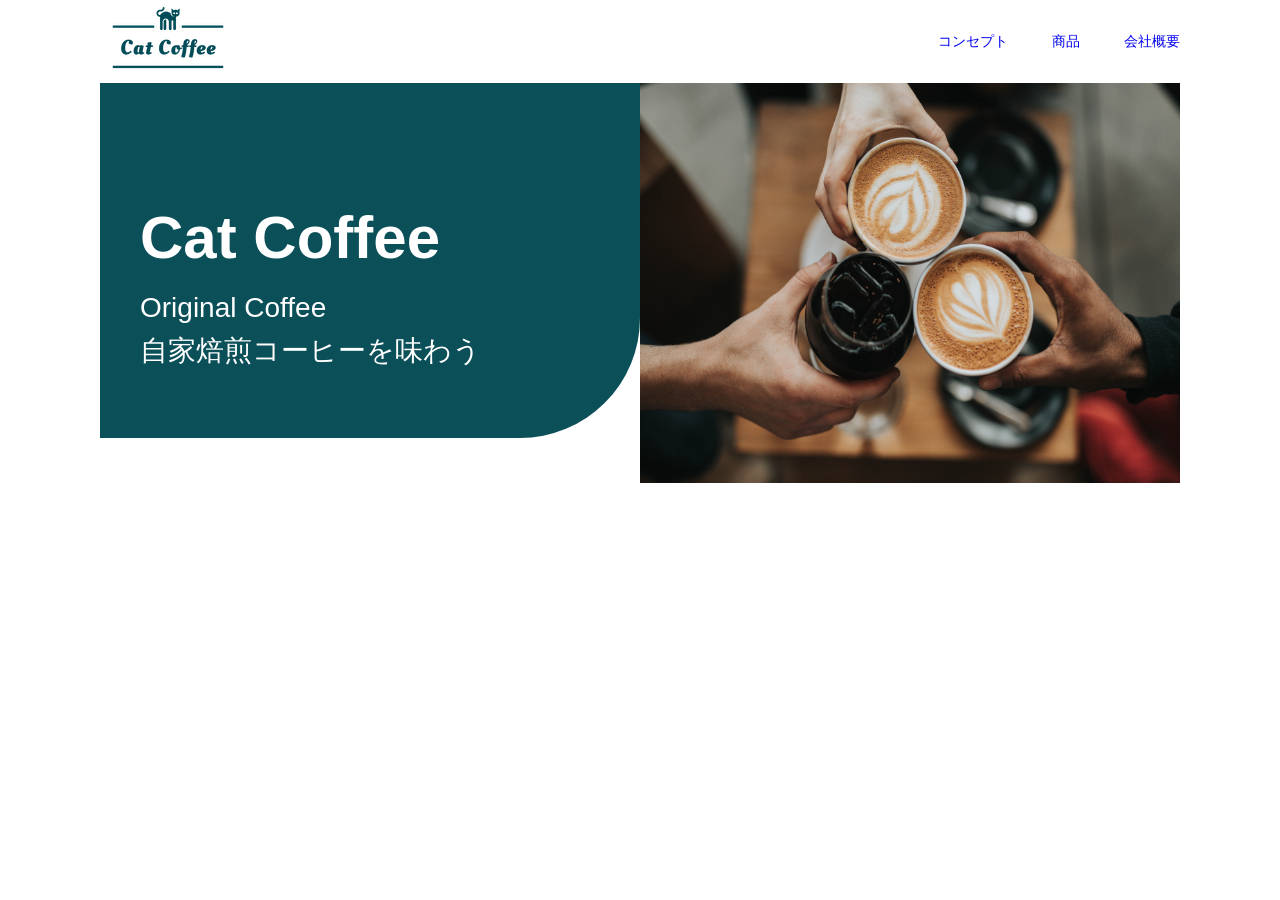
<file: cat-coffee/index.html>
<!DOCTYPE html>
<html>
  <head>
    <meta charset="UTF-8">
    <title>Cat Coffee</title>
    <meta name="description" content="Cat Coffeeは自家焙煎コーヒー豆を届けるコーヒー豆屋さんです。">
    <link rel="stylesheet" href="style.css">
    <meta name="viewport" content="width=device-width, initial-scale=1.0">   
  </head>

  <body>
    <header>
      <a href="index.html" id="logo">
      <img src="./images/logo-cat-coffee.png" alt="トップページに戻る"> 
      </a>
      <nav id="nav-pc">
       <a href="index.html#concept">コンセプト</a>
       <a href="index.html#product">商品</a>
       <a href="index.html#company">会社概要</a>
      </nav>
    </header>
    <main>
      <article>
        <section id="main-visual">

          <div id="main-message">
            <h1>Cat Coffee</h1>
            <p>Original Coffee</p>
            <p>自家焙煎コーヒーを味わう</p>
          </div>

          <img src="./images/index/index-main-coffee.jpg" alt="コーヒーを淹れる画像">
        </section>
      </article>
    </main>
  </body>
</html>
</file>
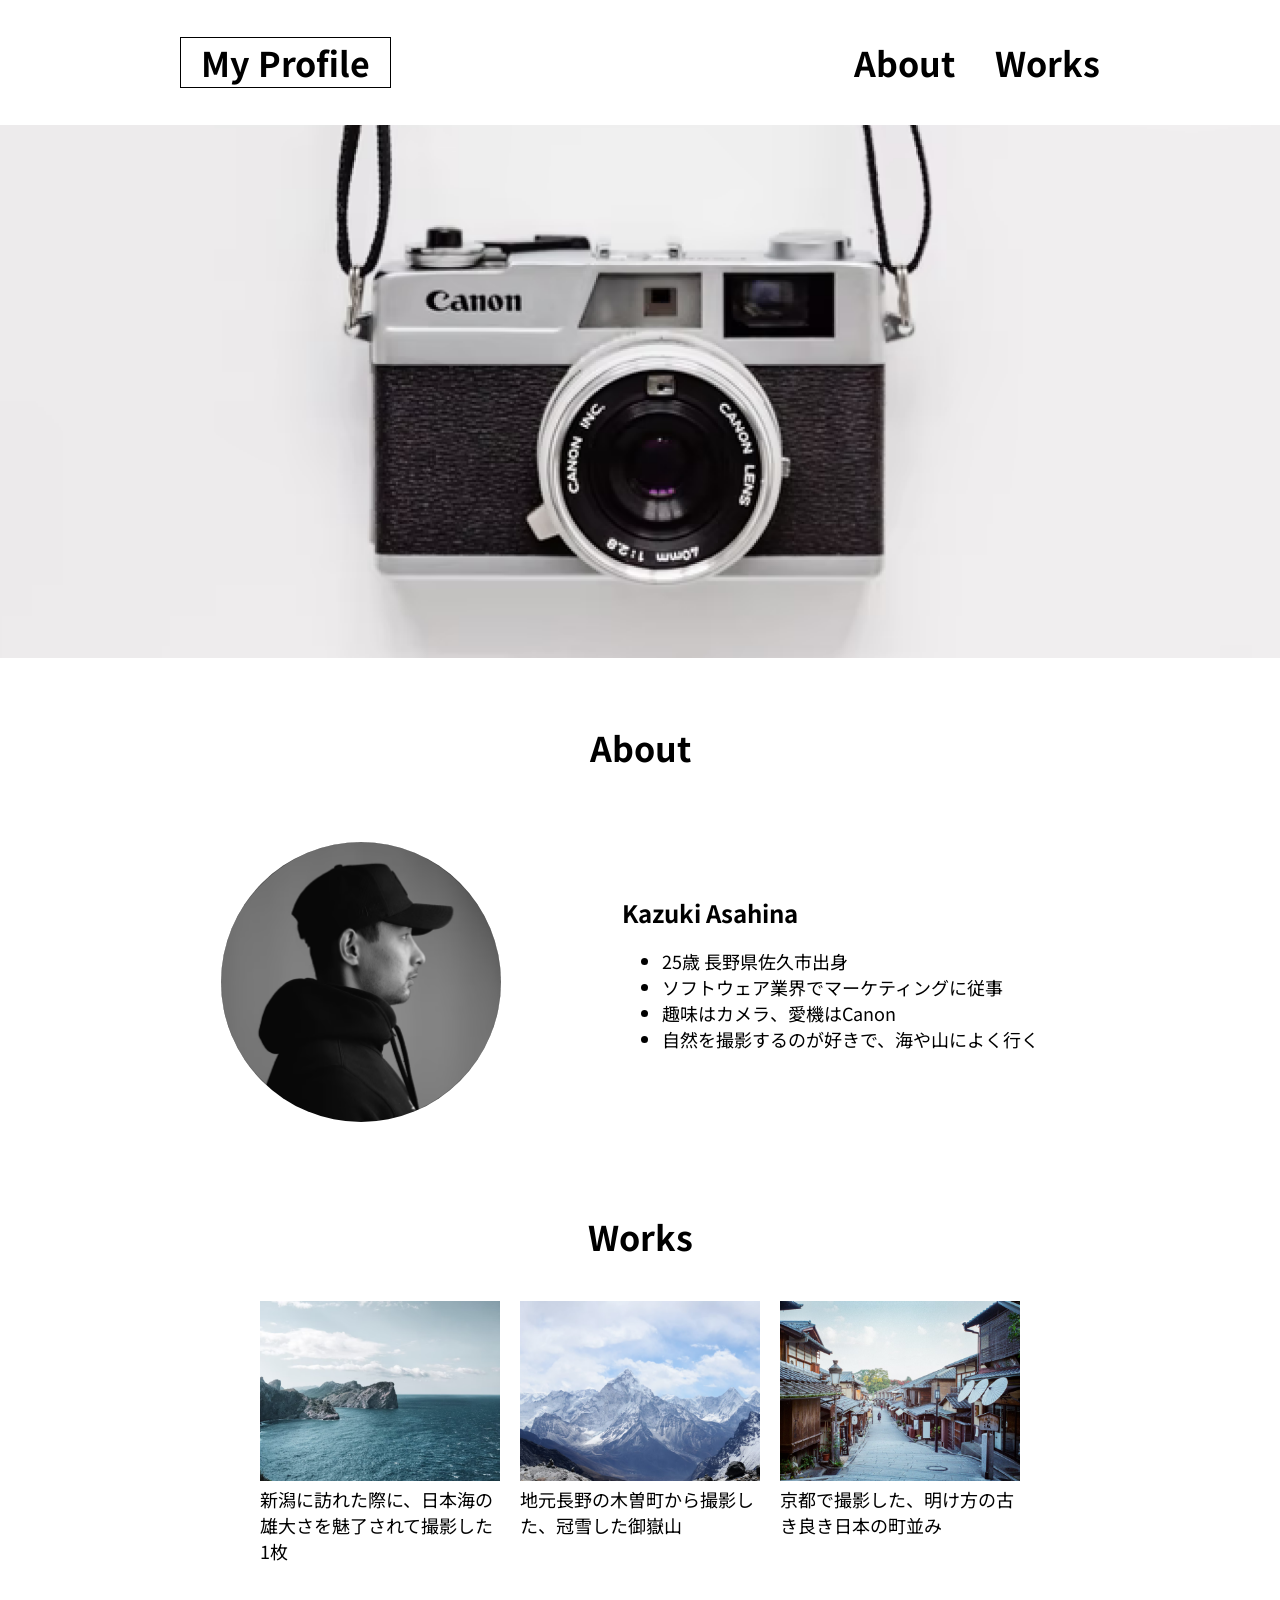
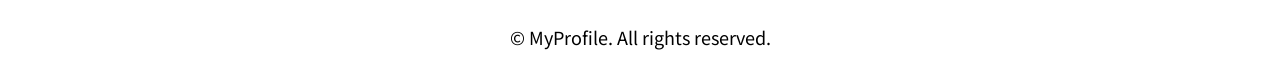
<file: kadai_001/index.html>
<!DOCTYPE html>
<html>
  <head>
    <meta charset="UTF-8">
    <meta name="viewport" content="width=device-width, initial-scale=1.0">
    <meta name="description" content="Kazuki Asahinaの自己紹介と趣味のカメラで撮影した写真を掲載しているサイトです。">
    <title>MyProfile</title>
    <link rel="stylesheet" href="css/style.css">
    <link rel="preconnect" href="https://fonts.googleapis.com">
    <link rel="preconnect" href="https://fonts.gstatic.com" crossorigin>
    <link href="https://fonts.googleapis.com/css2?family=Noto+Sans+JP&display=swap" rel="stylesheet">
  </head>


  <body>
    <header>
      <div class="header-inner">
        <h1>
          <a href="index.html" class="home">My Profile</a>
        </h1>
        
        <!-- ナビゲーションメニュー -->
        <nav>
          <ul class="menu">
            <li><a href="#about">About</a></li>
            <li><a href="#works">Works</a></li>
          </ul>
        </nav>
      </div>
    </header>
    
    <main>
      <article>
        <!-- メイン画像表示 -->
        <div>
          <img src="image/main.png" alt="CanonのCamera" class="mainpic">
        </div>

        
        <!-- About -->
        <section class="about">
          <h2 id="about">About</h2>
          <div class="about-inner">
            <img src="image/about.png" alt="Kazuki Asahina" class="circle">
            <div class="content">
              <p class="name">Kazuki Asahina</p>
              <ul>
                <li>25歳 長野県佐久市出身</li>
                <li>ソフトウェア業界でマーケティングに従事</li>
                <li>趣味はカメラ、愛機はCanon</li>
                <li>自然を撮影するのが好きで、海や山によく行く</li>
              </ul>
            </div>

          </div>
        </section>


        <!-- Works -->
        <section class="works">
          <h2 id="works">Works</h2>
          <div class="works-inner">
            <div class="item">
              <img src="image/works1.png" alt="日本海">
              <p>新潟に訪れた際に、日本海の雄大さを魅了されて撮影した1枚</p>
            </div>

            <div class="item">
              <img src="image/works2.png" alt="冠雪した御嶽山">
              <p>地元長野の木曽町から撮影した、冠雪した御嶽山</p>
            </div>

            <div class="item">
              <img src="image/works3.png" alt="京都の街並み">
              <p>京都で撮影した、明け方の古き良き日本の町並み</p>
            </div>
            
          </div>
        </section>
      </article>
    </main>


    <!-- フッター -->
    <footer>
      <p>&copy; MyProfile. All rights reserved.</p>
    </footer>
  </body>
</html>
</file>
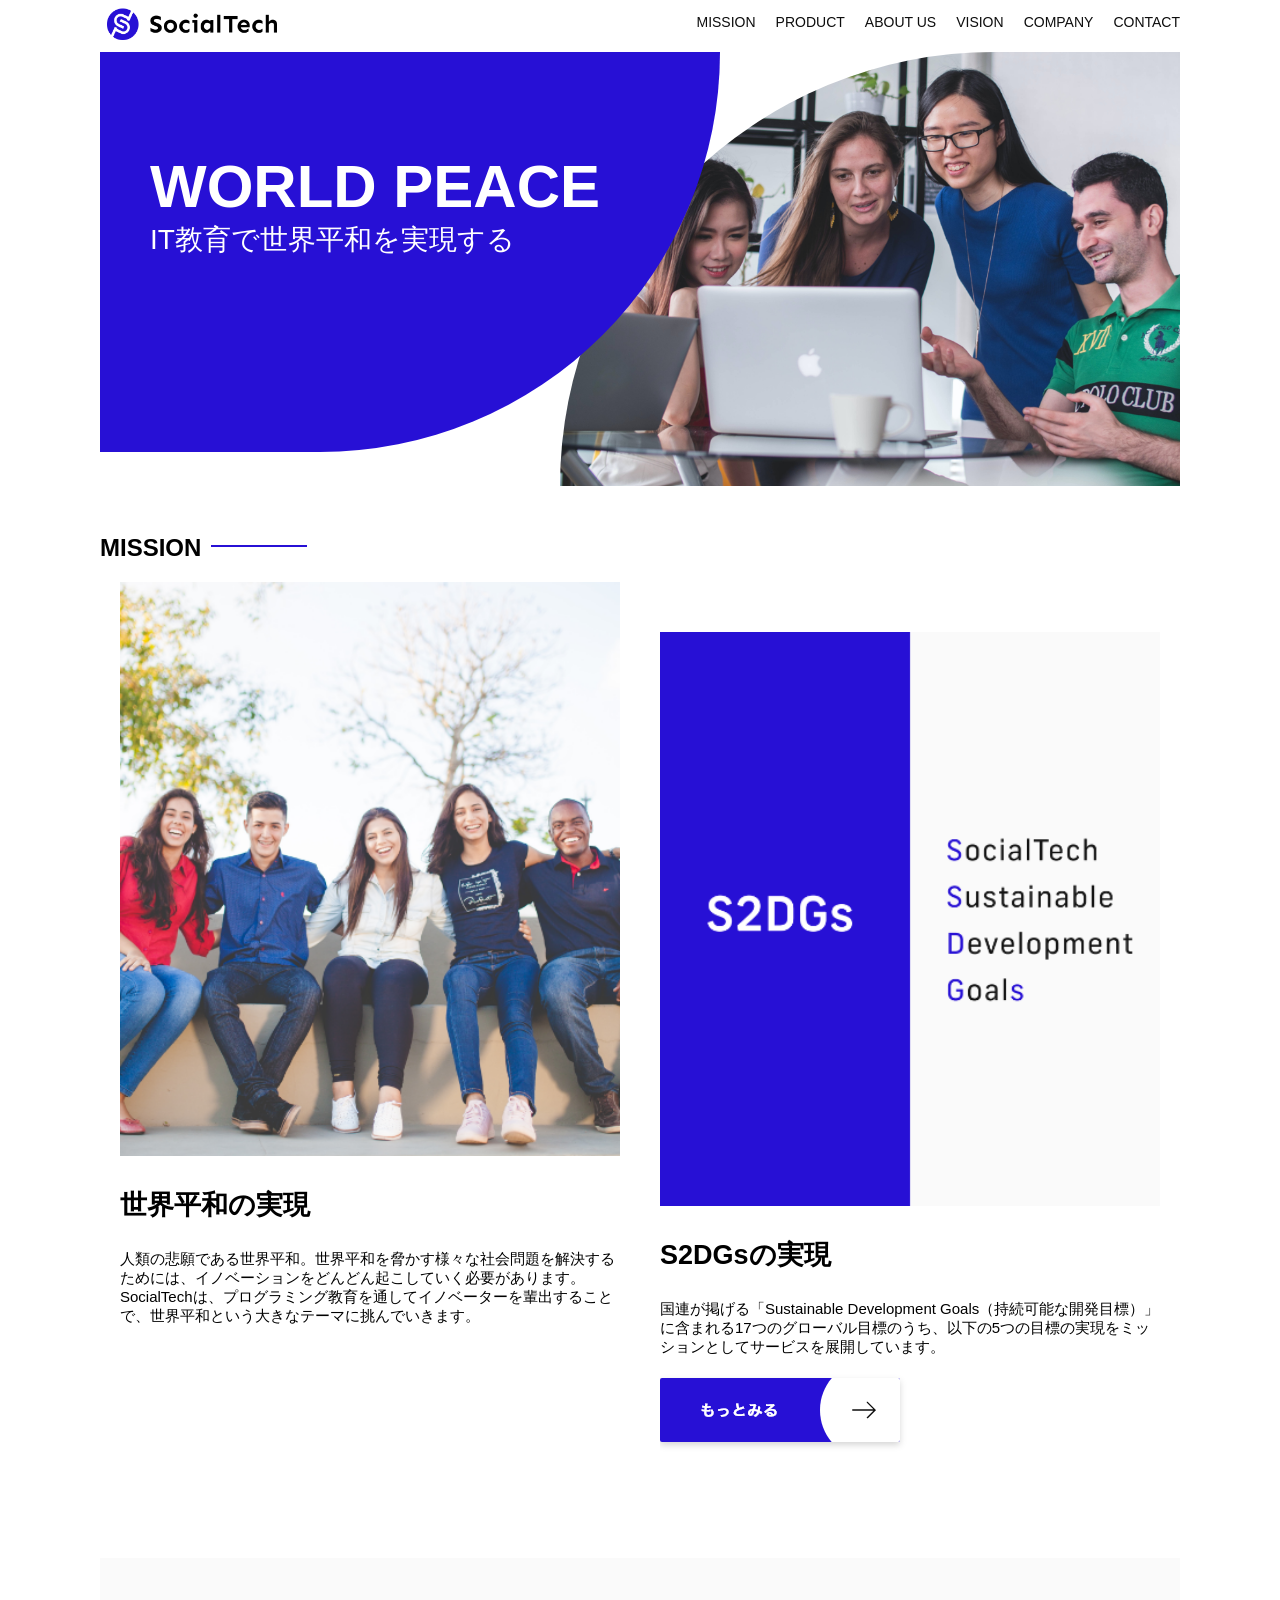
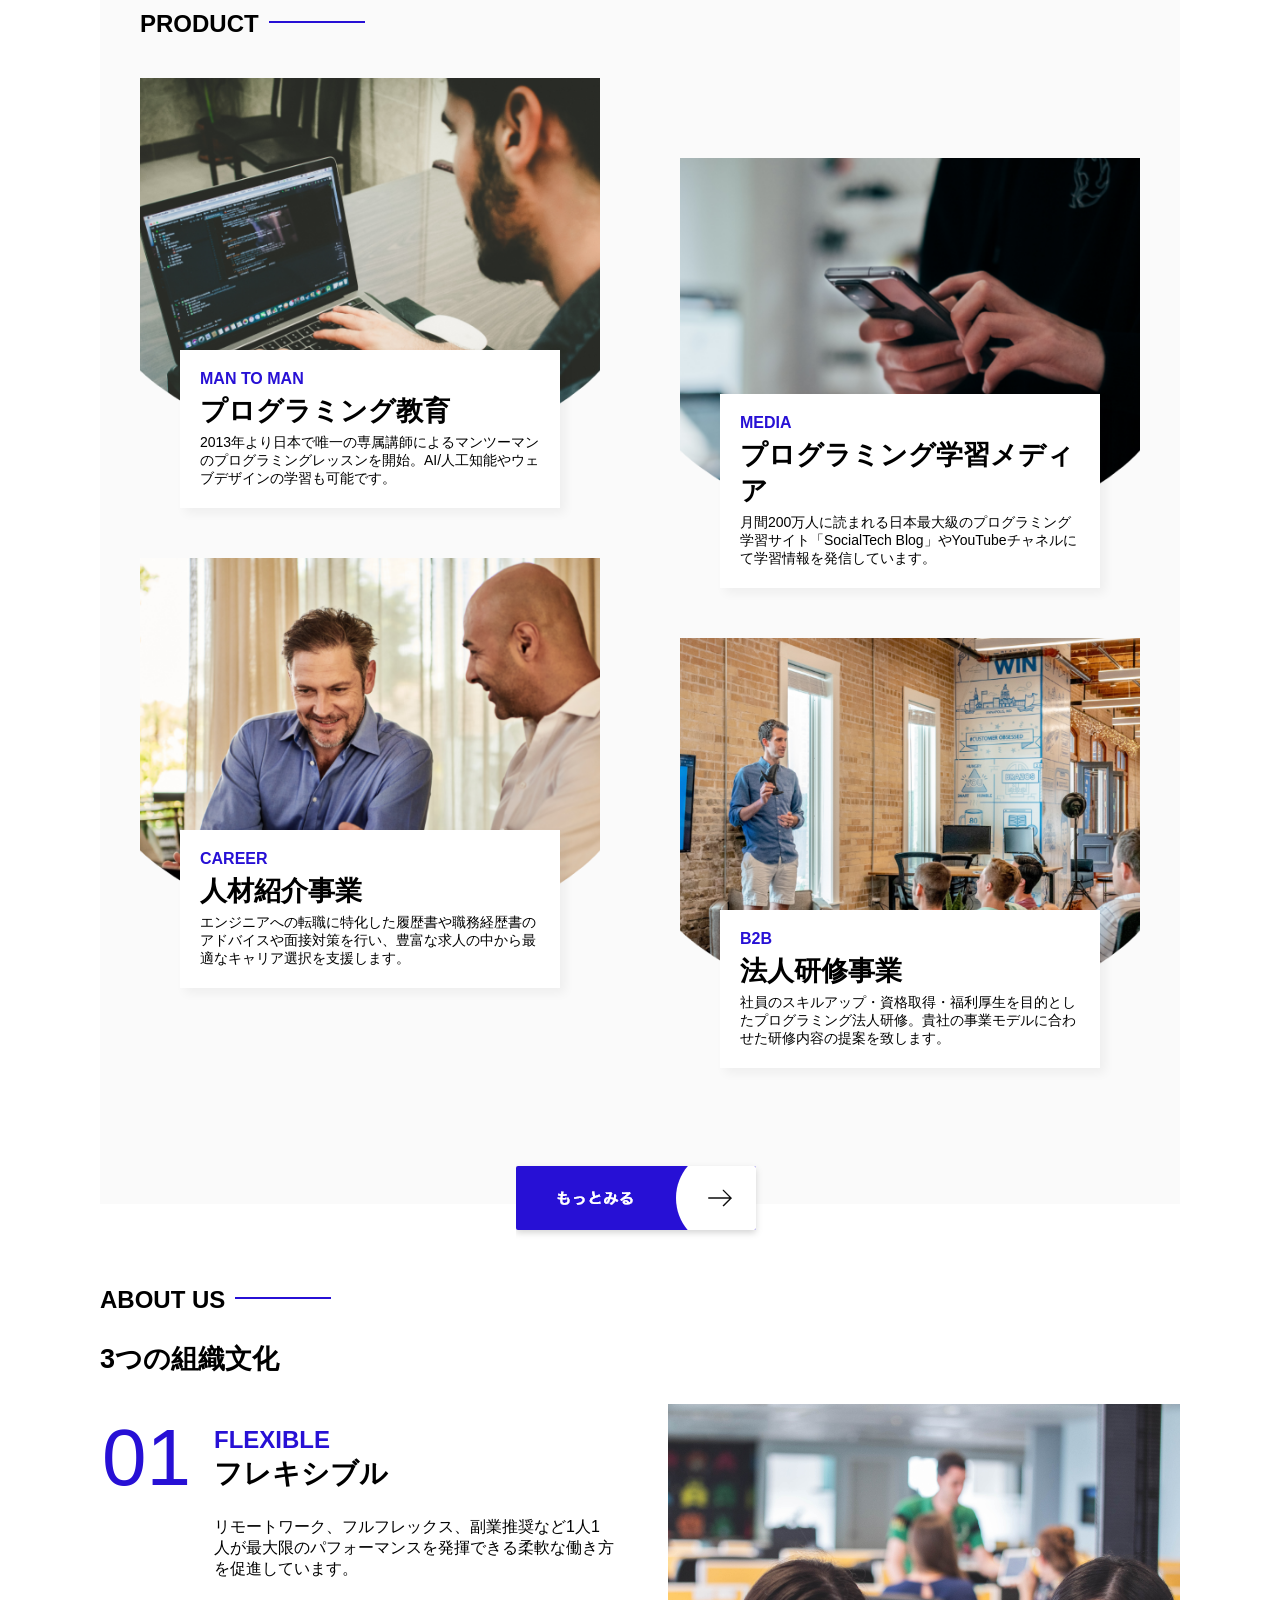
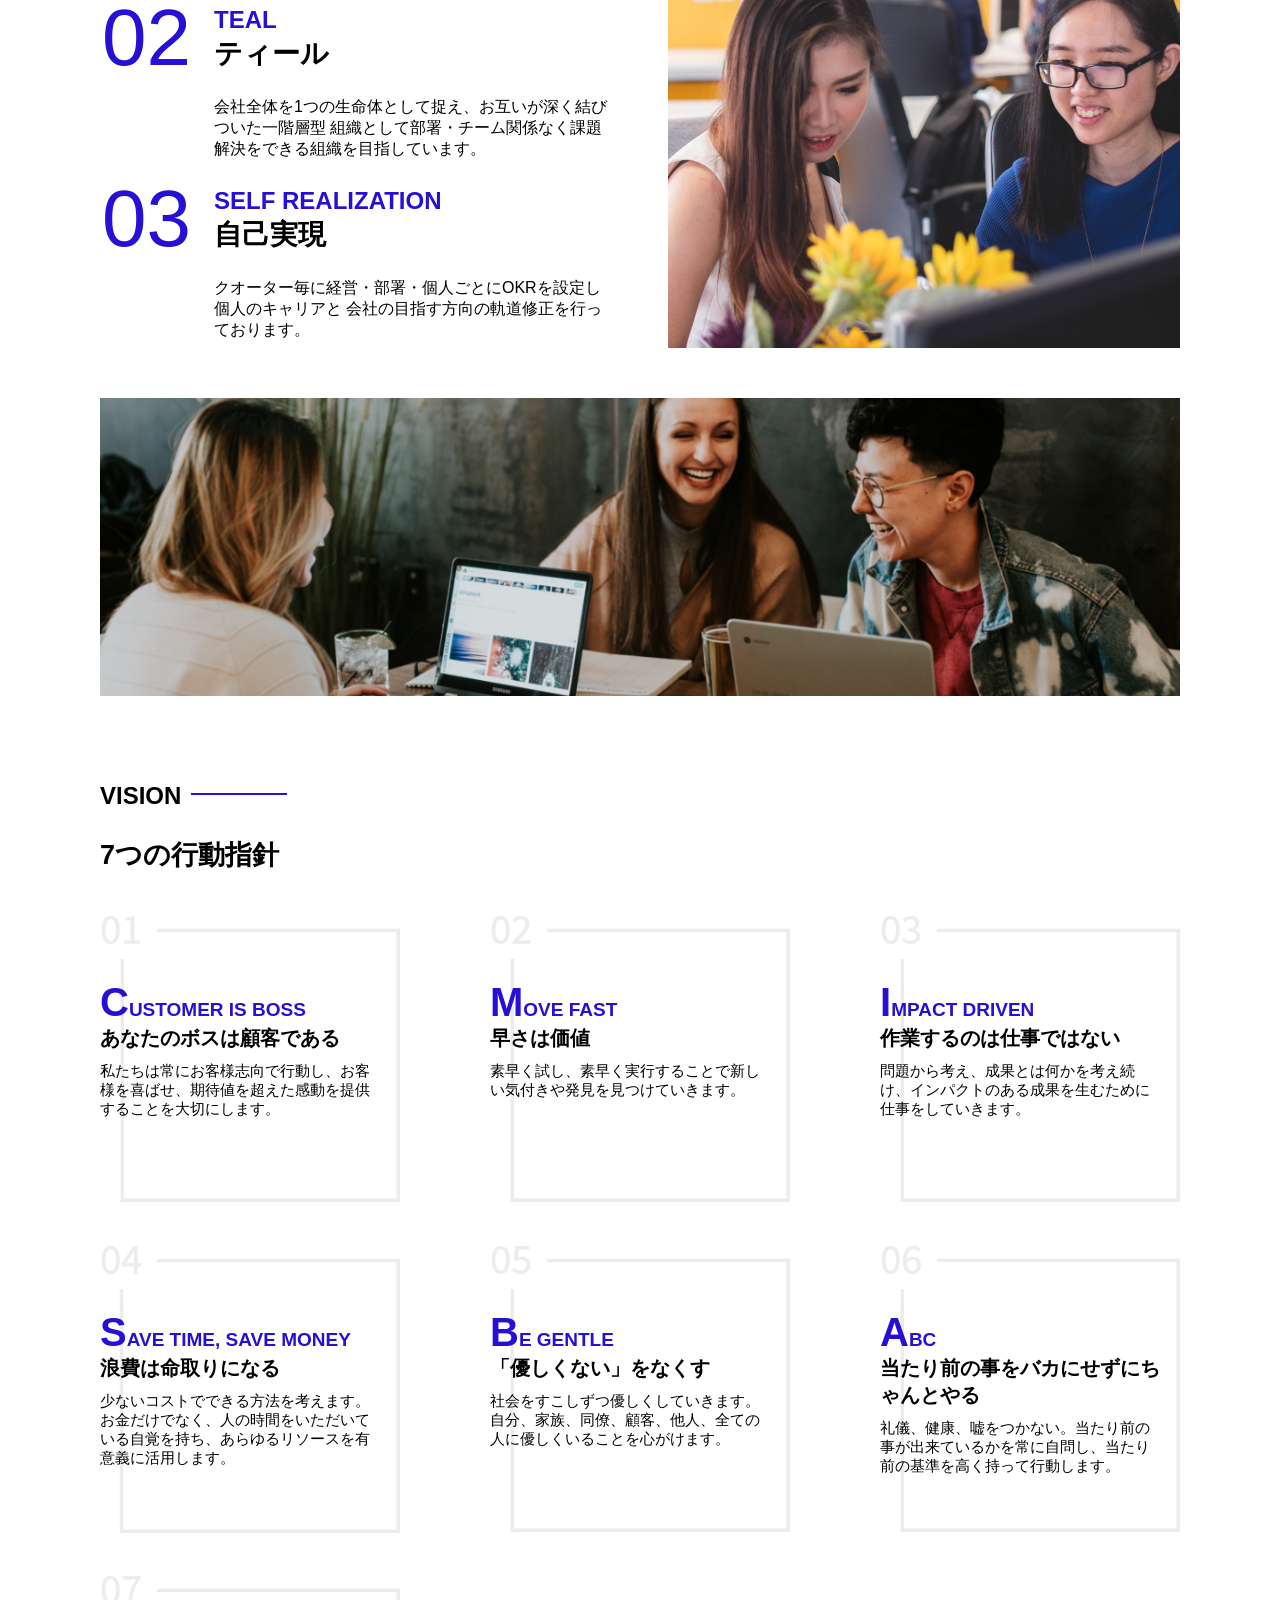
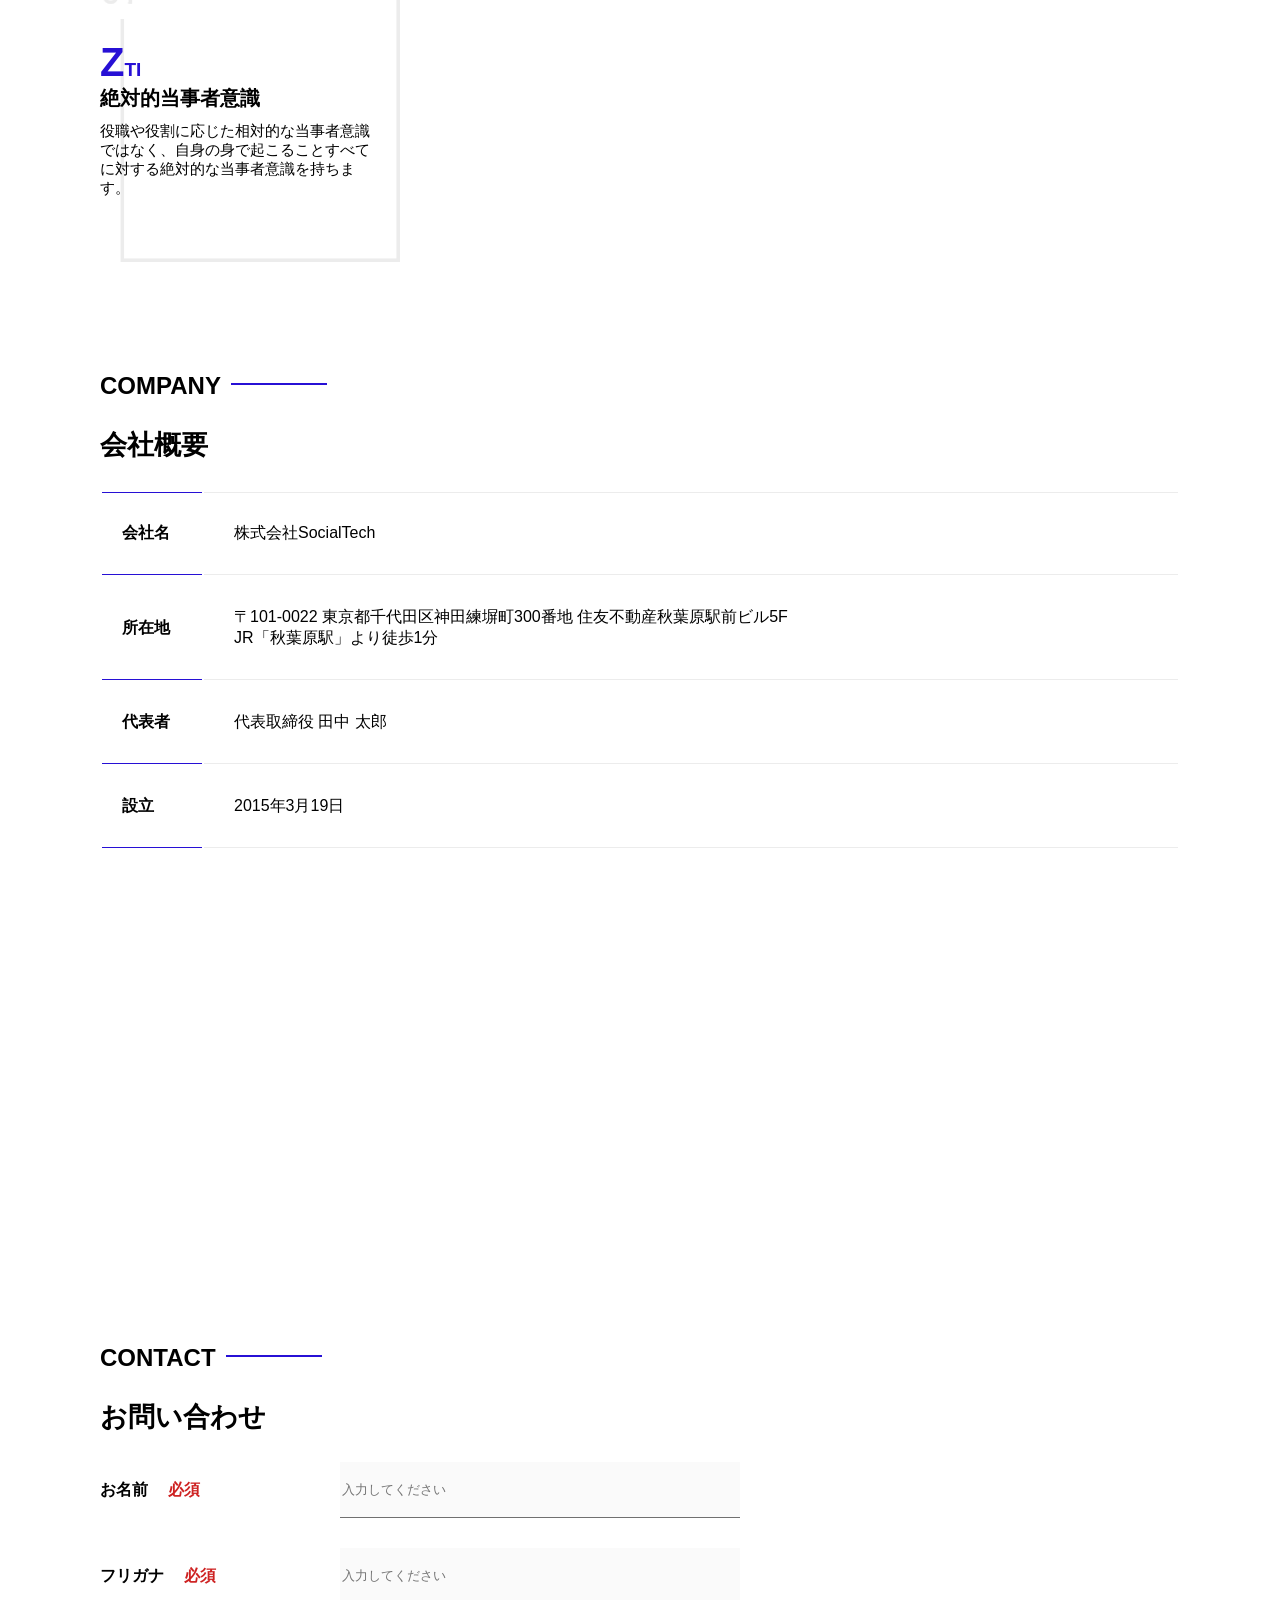
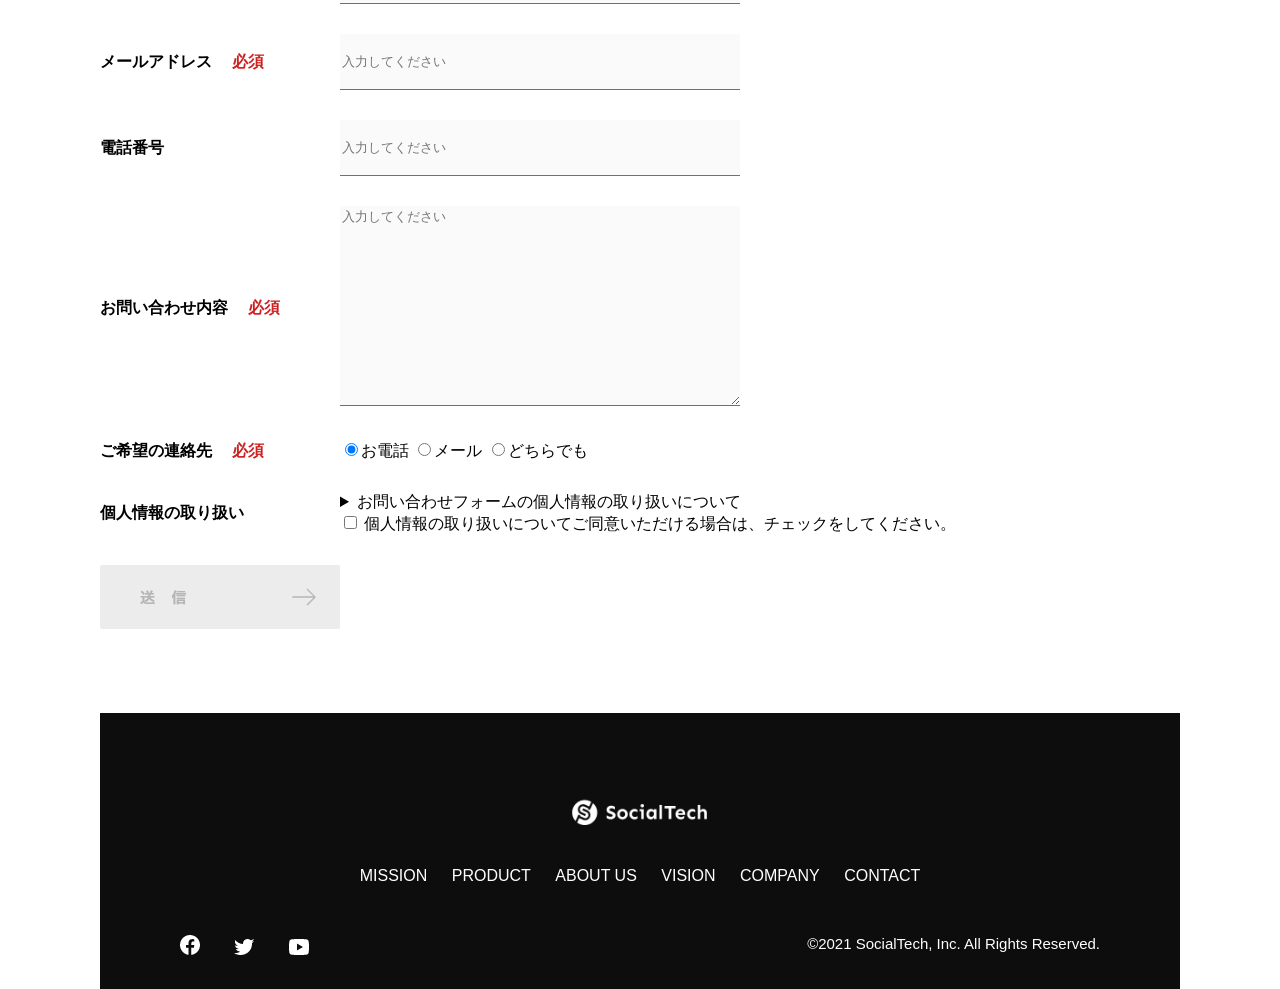
<file: kadai_tutorial_output/index.html>
<!DOCTYPE html>
<html>

  <head>

    <title>SocialTech</title>
    <meta charset="utf-8">
    <meta name="description" content="SocialTechはEdTech業界のリーディングカンパニーを目指します。">
    <meta name="viewport" content="width=device-width, initial-scale=1.0">
    <link rel="stylesheet" href="style.css">
  </head>



<body>

<header>
      <a href="index.html" id="logo">
        <img src="images/logo.png" alt="トップページに戻る">
      </a>

      <nav id="nav-pc">
      <ul>
          <li><a href="mission.html">MISSION</a></li>
          <li><a href="product.html">PRODUCT</a></li>
          <li><a href="index.html#aboutus">ABOUT US</a></li>
          <li><a href="index.html#vision">VISION</a></li>
          <li><a href="index.html#company">COMPANY</a></li>
          <li><a href="index.html#contact">CONTACT</a></li>
      </ul>
      </nav>

      <button id="menu-sp" onclick="document.getElementById('nav-sp').style.display = 'block'">
        <img src="images/button-menu.png" alt="ナビゲーションを開く">
      </button>

      <div id="nav-sp">
        <button id="close" onclick="document.getElementById('nav-sp').style.display = 'none'">
          <img src="images/button-close.png" alt="ナビゲーションを閉じる">
        </button>

        <nav>
        <ul>
            <li>
              <a id="logo-sp" href="index.html" onclick="document.getElementById('nav-sp').style.display = 'none'"><img src="images/logo-sp.png" alt="トップページに戻る"></a>
            </li>
            <li><a class="menu" href="mission.html" onclick="document.getElementById('nav-sp').style.display = 'none'">MISSION</a></li>
            <li><a class="menu" href="product.html" onclick="document.getElementById('nav-sp').style.display = 'none'">PRODUCT</a></li>
            <li><a class="menu" href="index.html#aboutus" onclick="document.getElementById('nav-sp').style.display = 'none'">ABOUT US</a></li>
            <li><a class="menu" href="index.html#vision" onclick="document.getElementById('nav-sp').style.display = 'none'">VISION</a></li>
            <li><a class="menu" href="index.html#company" onclick="document.getElementById('nav-sp').style.display = 'none'">COMPANY</a></li>
            <li><a class="menu" href="index.html#contact" onclick="document.getElementById('nav-sp').style.display = 'none'">CONTACT</a></li>
        </ul>
        </nav>
        <div id="sns">
          <a href="https://www.facebook.com/sejuku2013">
            <img src="images/button-facebook.png" alt="Facebookのリンク">
          </a>
          <a href="https://twitter.com/samuraijuku">
            <img src="images/button-twitter.png" alt="Twitterのリンク">
          </a>
          <a href="https://www.youtube.com/channel/UCCFOQO5aDK0xXam4cUQXT8g">
            <img src="images/button-youtube.png" alt="YouTubeのリンク">
          </a>
        </div>
      </div>
</header>

<main>
      <article>

        <section id="main-visual">
          <div id="main-message">
            <h1>WORLD PEACE</h1>
            <p>IT教育で世界平和を実現する</p>
          </div>
          <img src="images/index/index-main.png" alt="PCの周りに集まる多国籍の仲間たち">
        </section>

        <section id="mission">
          <h2 class="index-h2">MISSION</h2>
          <div id="mission-flex">
            <div>
              <img id="mission-photo" src="images/index/index-mission.png" alt="屋外のベンチで写真を撮影する多国籍の仲間たち">
              <h3>世界平和の実現</h3>
              <p>人類の悲願である世界平和。世界平和を脅かす様々な社会問題を解決するためには、イノベーションをどんどん起こしていく必要があります。SocialTechは、プログラミング教育を通してイノベーターを輩出することで、世界平和という大きなテーマに挑んでいきます。</p>
            </div>
            <div>
              <img id="s2dgs" src="images/index/s2dgs.png" alt="S2DGs">
              <h3>S2DGsの実現</h3>
              <p>国連が掲げる「Sustainable Development Goals（持続可能な開発目標）」に含まれる17つのグローバル目標のうち、以下の5つの目標の実現をミッションとしてサービスを展開しています。</p>
              <a href="mission.html">
                <img src="images/button-more.png" alt="もっとみる">
              </a>
            </div>
          </div>
        </section>

        <section id="product">
          <h2 class="index-h2">PRODUCT</h2>
          <div class="product-flex">
            <div id="product-left">
              <div>
                <img class="product-photo" src="images/index/index-mantoman.png" alt="PCでコードを書く男性">
                <div class="product-explain">
                  <span>MAN TO MAN</span>
                  <h3>プログラミング教育</h3>
                  <p>2013年より日本で唯一の専属講師によるマンツーマンのプログラミングレッスンを開始。AI/人工知能やウェブデザインの学習も可能です。</p>
                </div>
              </div>
              <div>
                <img class="product-photo" src="images/index/index-career.png" alt="笑顔で話し合う2人の男性">
                <div class="product-explain">
                  <span>CAREER</span>
                  <h3>人材紹介事業</h3>
                  <p>エンジニアへの転職に特化した履歴書や職務経歴書のアドバイスや面接対策を行い、豊富な求人の中から最適なキャリア選択を支援します。</p>
                </div>
              </div>
            </div>
            <div id="product-right">
              <div>
                <img class="product-photo" src="images/index/index-media.png" alt="スマートフォンを操作する人">
                <div class="product-explain">
                  <span>MEDIA</span>
                  <h3>プログラミング学習メディア</h3>
                  <p>月間200万人に読まれる日本最大級のプログラミング学習サイト「SocialTech Blog」やYouTubeチャネルにて学習情報を発信しています。</p>
                </div>
              </div>
              <div>
                <img class="product-photo" src="images/index/index-b2b.png" alt="講演中の男性とそれを聴く人々">
                <div class="product-explain">
                  <span>B2B</span>
                  <h3>法人研修事業</h3>
                  <p>社員のスキルアップ・資格取得・福利厚生を目的としたプログラミング法人研修。貴社の事業モデルに合わせた研修内容の提案を致します。</p>
                </div>
              </div>
            </div>
          </div>
          <div id="product-more">
            <a href="product.html">
              <img src="images/button-more.png" alt="もっとみる">
            </a>
          </div>
        </section>

        <section id="aboutus">
          <h2 class="index-h2">ABOUT US</h2>
          <h3>3つの組織文化</h3>
          <div>
            <table class="culture-table">
              <tr>
                <td class="culture-num">01</td>
                <th><span class="culture-en">FLEXIBLE</span><br>フレキシブル</th>
              </tr>
              <tr>
                <td>

                
                </td>
                <td class="culture-description">リモートワーク、フルフレックス、副業推奨など1人1人が最大限のパフォーマンスを発揮できる柔軟な働き方を促進しています。</td>
              </tr>
              <tr>
                <td class="culture-num">02</td>
                <th><span class="culture-en">TEAL</span><br>ティール</th>
              </tr>
              <tr>
                <td>



                </td>
                <td class="culture-description">会社全体を1つの生命体として捉え、お互いが深く結びついた一階層型 組織として部署・チーム関係なく課題解決をできる組織を目指しています。</td>
              </tr>
              <tr>
                <td class="culture-num">03</td>
                <th><span class="culture-en">SELF REALIZATION</span><br>自己実現</th>
              </tr>
              <tr>
                <td>



                </td>
                <td class="culture-description">クオーター毎に経営・部署・個人ごとにOKRを設定し個人のキャリアと 会社の目指す方向の軌道修正を行っております。</td>
              </tr>
            </table>
            <img class="culture-img" src="images/index/index-aboutus1.png" alt="笑顔で話し合う2人の女性">
          </div>
          <img class="culture-img2" src="images/index/index-aboutus2.png" alt="笑顔で話し合う3人の男女">
        </section>




        <section id="vision">
          <h2 class="index-h2">VISION</h2>
          <h3>7つの行動指針</h3>
          <div>
            <div class="vision-box">
              <img src="images/index/vision-01.png" alt="01">
              <div>
                <h4>CUSTOMER IS BOSS</h4>
                <h5>あなたのボスは顧客である</h5>
                <p>私たちは常にお客様志向で行動し、お客様を喜ばせ、期待値を超えた感動を提供することを大切にします。</p>
              </div>
            </div>
            <div class="vision-box">
              <img src="images/index/vision-02.png" alt="02">
              <div>
                <h4>MOVE FAST</h4>
                <h5>早さは価値</h5>
                <p>素早く試し、素早く実行することで新しい気付きや発見を見つけていきます。</p>
              </div>
            </div>
            <div class="vision-box">
              <img src="images/index/vision-03.png" alt="03">
              <div>
                <h4>IMPACT DRIVEN</h4>
                <h5>作業するのは仕事ではない</h5>
                <p>問題から考え、成果とは何かを考え続け、インパクトのある成果を生むために仕事をしていきます。</p>
              </div>
            </div>
            <div class="vision-box">
              <img src="images/index//vision-04.png" alt="04">
              <div>
                <h4>SAVE TIME, SAVE MONEY</h4>
                <h5>浪費は命取りになる</h5>
                <p>少ないコストでできる方法を考えます。お金だけでなく、人の時間をいただいている自覚を持ち、あらゆるリソースを有意義に活用します。</p>
              </div>
            </div>
            <div class="vision-box">
              <img src="images/index/vision-05.png" alt="05">
              <div>
                <h4>BE GENTLE</h4>
                <h5>「優しくない」をなくす</h5>
                <p>社会をすこしずつ優しくしていきます。自分、家族、同僚、顧客、他人、全ての人に優しくいることを心がけます。</p>
              </div>
            </div>
            <div class="vision-box">
              <img src="images/index/vision-06.png" alt="06">
              <div>
                <h4>ABC</h4>
                <h5>当たり前の事をバカにせずにちゃんとやる</h5>
                <p>礼儀、健康、嘘をつかない。当たり前の事が出来ているかを常に自問し、当たり前の基準を高く持って行動します。</p>
              </div>
            </div>
            <div class="vision-box">
              <img src="images/index/vision-07.png" alt="07">
              <div>
                <h4>ZTI</h4>
                <h5>絶対的当事者意識</h5>
                <p>役職や役割に応じた相対的な当事者意識ではなく、自身の身で起こることすべてに対する絶対的な当事者意識を持ちます。</p>
              </div>
            </div>
          </div>
        </section>




        <section id="company">
          <h2 class="index-h2">COMPANY</h2>
          <h3>会社概要</h3>
          <table id="company-table">
            <tr>
              <th class="tableheader tableheader-first">会社名</th>
              <td class="cell cell-first">株式会社SocialTech</td>
            </tr>
            <tr>
              <th class="tableheader">所在地</th>
              <td class="cell">〒101-0022 東京都千代田区神田練塀町300番地 住友不動産秋葉原駅前ビル5F<br>JR「秋葉原駅」より徒歩1分</td>
            </tr>
            <tr>
              <th class="tableheader">代表者</th>
              <td class="cell">代表取締役 田中 太郎</td>
            </tr>
            <tr>
              <th class="tableheader">設立</th>
              <td class="cell">2015年3月19日</td>
            </tr>
          </table>
          <iframe src="https://www.google.com/maps/embed?pb=!1m18!1m12!1m3!1d3240.0688551336807!2d139.7720776771055!3d35.69992317258124!2m3!1f0!2f0!3f0!3m2!1i1024!2i768!4f13.1!3m3!1m2!1s0x60188fee13660e23%3A0x77137876edf742ac!2z5L2P5Y-L5LiN5YuV55Sj56eL6JGJ5Y6f6aeF5YmN44OT44Or!5e0!3m2!1sja!2sjp!4v1704858013291!5m2!1sja!2sjp" style="border: 0" allowfullscreen="" loading="lazy"></iframe>
        </section>



        <section id="contact">
          <h2 class="index-h2">CONTACT</h2>
          <h3>お問い合わせ</h3>
          <form>
            <div>
              <div class="contact-heading">
                <label class="contact-label">お名前<span class="contact-span">必須</span></label>
              </div>
              <div>
                <input type="text" name="name" placeholder="入力してください" class="contact-textbox">
              </div>
            </div>
            <div>
              <div class="contact-heading">
                <label class="contact-label">フリガナ<span class="contact-span">必須</span></label>
              </div>
              <div>
                <input type="text" name="hurigana" placeholder="入力してください" class="contact-textbox">
              </div>
            </div>
            <div>
              <div class="contact-heading">
                <label class="contact-label">メールアドレス<span class="contact-span">必須</span></label>
              </div>
              <div>
                <input type="text" name="email" placeholder="入力してください" class="contact-textbox">
              </div>
            </div>
            <div>
              <div class="contact-heading">
                <label class="contact-label">電話番号</label>
              </div>
              <div>
                <input type="text" name="tel" placeholder="入力してください" class="contact-textbox">
              </div>
            </div>
            <div>
              <div class="contact-heading">
                <label class="contact-label">お問い合わせ内容<span class="contact-span">必須</span></label>
              </div>
              <div>
                <textarea class="contact-textarea" placeholder="入力してください" name="message"></textarea>
              </div>
            </div>
            <div>
              <div class="contact-heading">
                <label class="contact-label">ご希望の連絡先<span class="contact-span">必須</span></label>
              </div>
              <div><input class="radiobutton" type="radio" value="tel" name="contact" checked><label>お電話</label> <input class="radiobutton" type="radio" value="mail" name="contact"><label>メール</label> <input class="radiobutton" type="radio" value="both" name="contact"><label>どちらでも</label></div>
            </div>
            <div>
              <div class="contact-heading">
                <label class="contact-label">個人情報の取り扱い</label>
              </div>
              <div>
                <details>
                  <summary>お問い合わせフォームの個人情報の取り扱いについて</summary>
                  <div>
                    <dl>
                      <dt>１．組織の名称又は氏名</dt>
                      <dd>株式会社SocialTech</dd>
                      <dt>２．個人情報保護管理者（若しくはその代理人）の氏名又は職名、所属及び連絡先</dt>
                      <dd>
                        <p>鈴木 一郎 コーポレート部</p>
                        <p>メールアドレス：samurai@example.com</p>
                        <p>TEL：03-1234-5678</p>
                      </dd>
                      <dt>３．個人情報の利用目的</dt>
                      <dd>
                        <ul>
                          <li>・本サービス及び本サービスに関連する情報の提供又はそれらに関する連絡のため</li>
                          <li>・ユーザーの本人確認のため</li>
                          <li>・当社サービスのご案内のため</li>
                          <li>・当社の商品等の広告または宣伝（電子メールによるものを含むものとします。）</li>
                        </ul>
                      </dd>
                      <dt>４．個人情報の取り扱い業務の委託</dt>
                      <dd>個人情報の取扱業務の全部または一部を外部に業務委託する場合があります。その際、弊社は、個人情報を適切に保護できる管理体制を敷き実行していることを条件として委託先を厳選したうえで、機密保持契約を委託先と締結し、お客様の個人情報を厳密に管理させます。</dd>
                      <dt>５．個人情報の開示等の請求</dt>
                      <dd>
                        お客様は、弊社に対してご自身の個人情報の開示等（利用目的の通知、開示、内容の訂正・追加・削除、利用の停止または消去、第三者への提供の停止）に関して、当社問合わせ窓口に申し出ることができます。<br>
                        その際、弊社はお客様ご本人を確認させていただいたうえで、合理的な期間内に対応いたします。<br>
                        なお、個人情報に関する弊社問合わせ先は、次の通りです。
                      </dd>
                      <dd>
                        <p>株式会社SocialTech　個人情報問合せ窓口</p>
                        <p>〒150-0043　東京都千代田区神田練塀町300番地 住友不動産秋葉原駅前ビル5F</p>
                        <p>メールアドレス：samurai@example.com　TEL：03-1234-5678</p>
                      </dd>

                      <dt>６．個人情報を提供されることの任意性について</dt>
                      <dd>お客様がご自身の個人情報を弊社に提供されるか否かは、お客様のご判断によりますが、もしご提供されない場合には、適切なサービスが提供できない場合がありますので予めご了承ください。</dd>
                    </dl>
                  </div>
                </details>
                <input type="checkbox" name="agree">
                <span>個人情報の取り扱いについてご同意いただける場合は、チェックをしてください。</span>
              </div>
            </div>
            <input type="image" src="images/button-submit.png" alt="送信する">
          </form>
        </section>
      </article>
</main>



    <footer>
      <div id="footer-logo">
        <img src="images/logo-sp.png" alt="SocialTech">
      </div>

      <div id="footer-link">
        <a href="mission.html">MISSION</a>
        <a href="product.html">PRODUCT</a>
        <a href="index.html#aboutus">ABOUT US</a>
        <a href="index.html#vision">VISION</a>
        <a href="index.html#company">COMPANY</a>
        <a href="index.html#contact">CONTACT</a>
      </div>

      <div id="sns-footer">
        <div class="sns-btns">
          <a href="https://www.facebook.com/sejuku2013"><img src="images/button-facebook.png" alt="Facebookのリンク"></a>
          <a href="https://twitter.com/samuraijuku"><img src="images/button-twitter.png" alt="Twitterのリンク"></a>
          <a href="https://www.youtube.com/channel/UCCFOQO5aDK0xXam4cUQXT8g"><img src="images/button-youtube.png" alt="YouTubeのリンク"></a>
        </div>

        <p id="copyright">&copy;2021 SocialTech, Inc. All Rights Reserved.</p>

      </div>


    </footer>

</body>



</html>
</file>
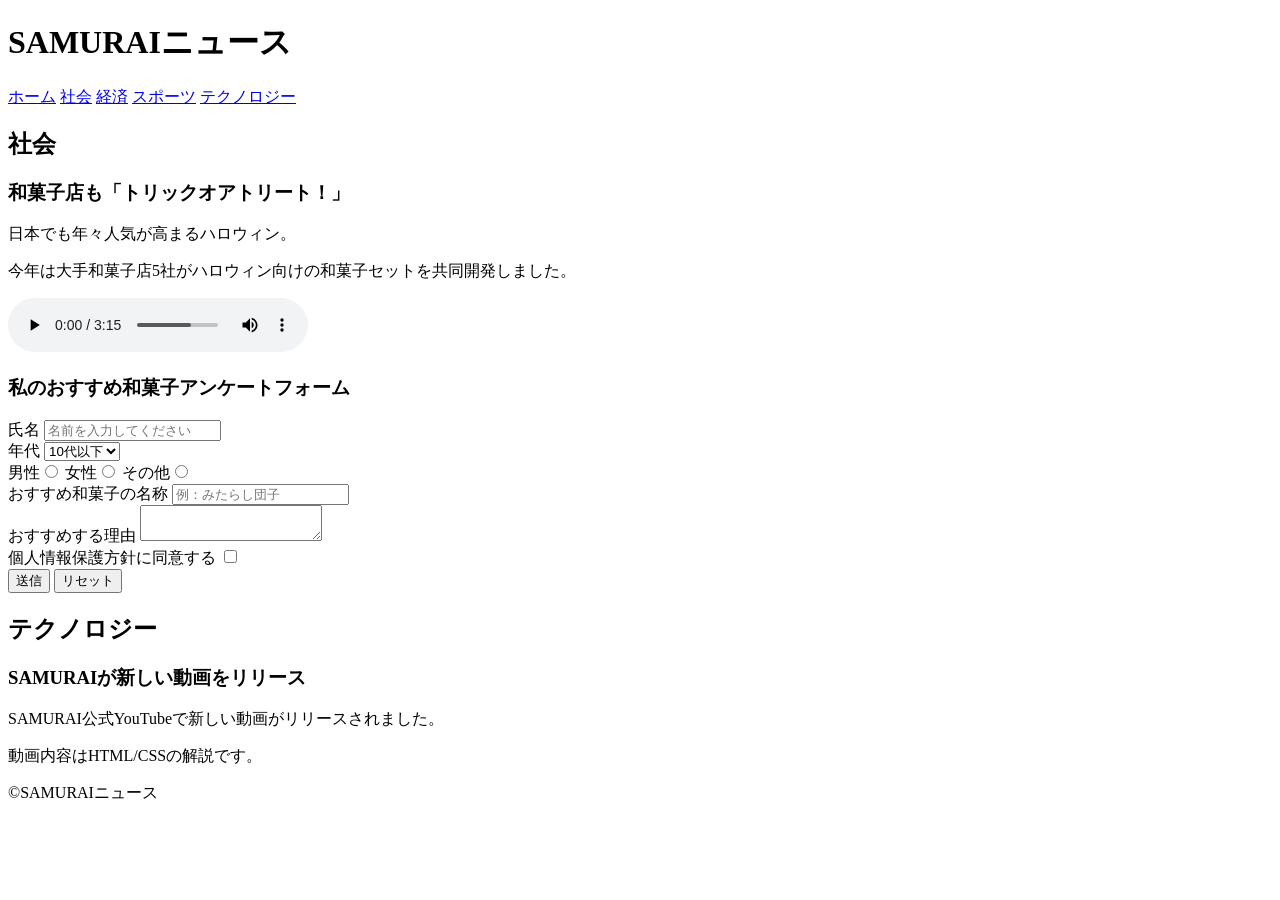
<file: kadai_008/kadai_008.html>
<!DOCTYPE html>
<html>
<head>
  <title>8章課題</title>
  <meta name="description" content="このページは8章の課題です。">
  <meta charset="UTF-8">
</head>
<body>
  <header>
    <h1>SAMURAIニュース</h1>
    <!-- ナビゲーションの部分のHTMLを記述してください -->
     <nav>
      <a href="layout.html">ホーム</a> 
      <a href="https://www.google.com">社会</a>
      <a href="https://www.google.com">経済</a>
      <a href="https://www.google.com">スポーツ</a>
      <a href="https://www.google.com">テクノロジー</a>
    </nav> 
  </header>
  <main>
    <article>
      <h2>社会</h2>
      <section>
        <!-- 社会のセクションのHTMLを記述してください -->
        <h3>和菓子店も「トリックオアトリート！」</h3> 
        <p>日本でも年々人気が高まるハロウィン。</p> 
        <p>今年は大手和菓子店5社がハロウィン向けの和菓子セットを共同開発しました。</p>

        <audio src="ichi.mp3" controls></audio>

       </section>
      <section>
        <h3>私のおすすめ和菓子アンケートフォーム</h3>
        <form>
          <!-- アンケートフォームのHTMLを記述してください -->
           
    <label>氏名</label>
    <input type="text" placeholder="名前を入力してください">
    <br>

    <label>年代</label>
    <select>
      <option>10代以下</option>
      <option>20代</option>
      <option>30代</option>
      <option>40代以上</option>
    </select>
    <br>

    <label>男性</label><input type="radio" name="gender"> 
    <label>女性</label><input type="radio" name="gender"> 
    <label>その他</label><input type="radio" name="gender"> 
    <br> 

    <label>おすすめ和菓子の名称</label>
    <input type="text" placeholder="例：みたらし団子">
    <br>

    <label>おすすめする理由</label>
    <textarea></textarea>
    <br>

    <label>個人情報保護方針に同意する</label>
    <input type="checkbox">
    <br>

    <input type="submit" value="送信">
    <input type="reset" value="リセット">
    <br>

        </form>
      </section>
    </article>
    <article>
      <h2>テクノロジー</h2>
      <section>
        <!-- テクノロジーのセクションのHTMLを記述してください -->
         <h3>SAMURAIが新しい動画をリリース</h3> 
        <p>SAMURAI公式YouTubeで新しい動画がリリースされました。</p> 
        <p>動画内容はHTML/CSSの解説です。</p>

      </section>
    </article>
  </main>
  <footer>
    <p>&copy;SAMURAIニュース</p>
  </footer>
</body>
</html>
</file>
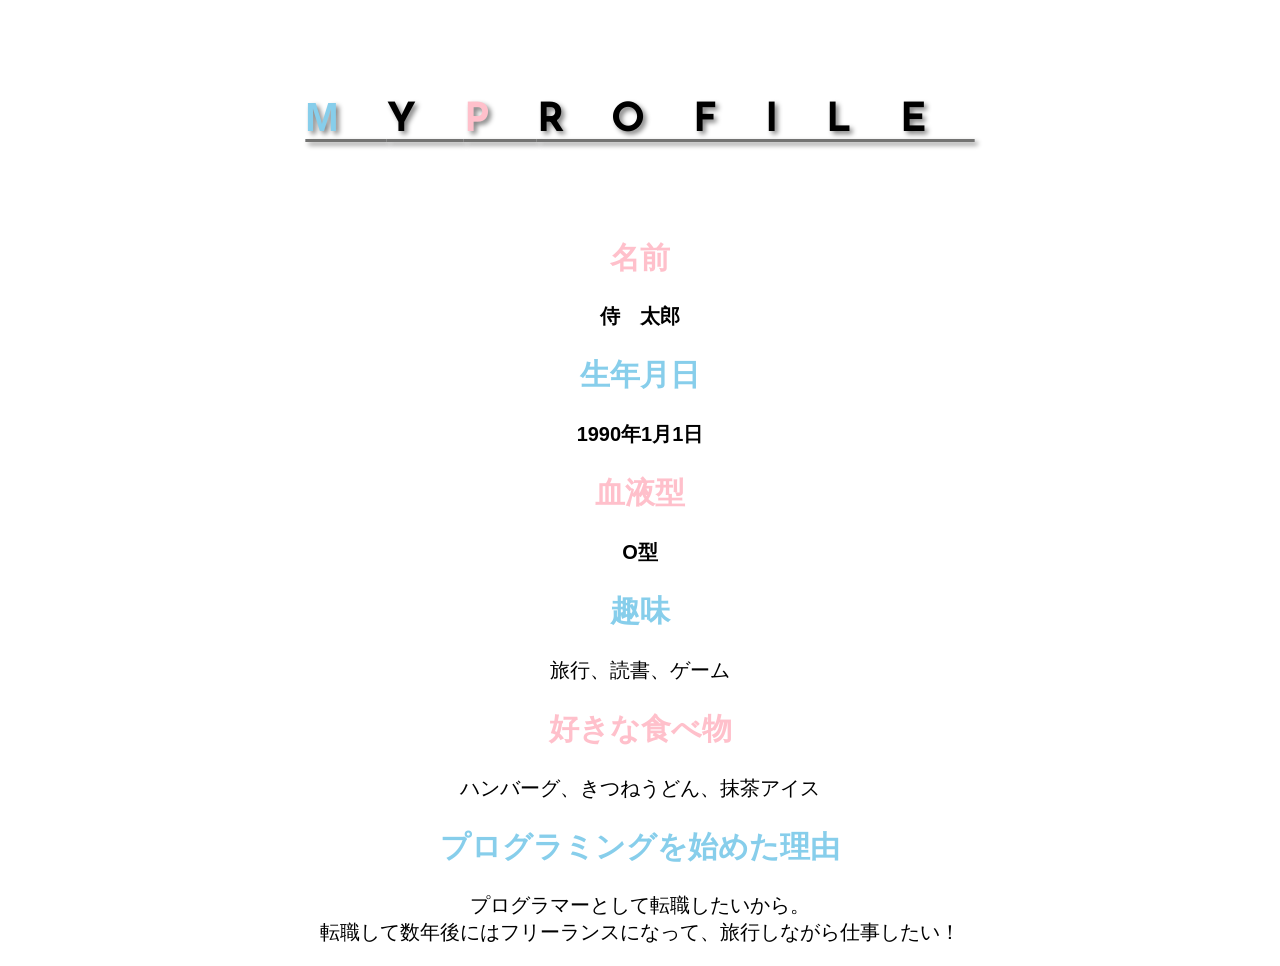
<file: kadai_015/kadai_015.html>
<!DOCTYPE html>
<html>
<head>
  <title>15章課題</title>
  <meta charset="UTF-8">
  <meta name="description" content="このページは15章の課題です。">

  <link rel="stylesheet" href="style.css">
  <link rel="preconnect" href="https://fonts.googleapis.com">
  <link rel="preconnect" href="https://fonts.gstatic.com" crossorigin>
  <link href="https://fonts.googleapis.com/css2?family=Josefin+Sans&display=swap" rel="stylesheet">
  
</head>
<body>
  <h1><span class="blue">M</span>Y<span class="pink">P</span>ROFILE</h1>
  <div id="basic">
    <h2 class="pink">名前</h2>
    <p>侍　太郎</p>
    <h2 class="blue">生年月日</h2>
    <p>1990年1月1日</p>
    <h2 class="pink">血液型</h2>
    <p>O型</p>
  </div>
  <h2 class="blue">趣味</h2>
  <p>旅行、読書、ゲーム</p>
  <h2 class="pink">好きな食べ物</h2>
  <p>ハンバーグ、きつねうどん、抹茶アイス</p>
  <h2 class="blue">プログラミングを始めた理由</h2>
  <p>プログラマーとして転職したいから。<br>転職して数年後にはフリーランスになって、旅行しながら仕事したい！</p>
</body>
</html>
</file>
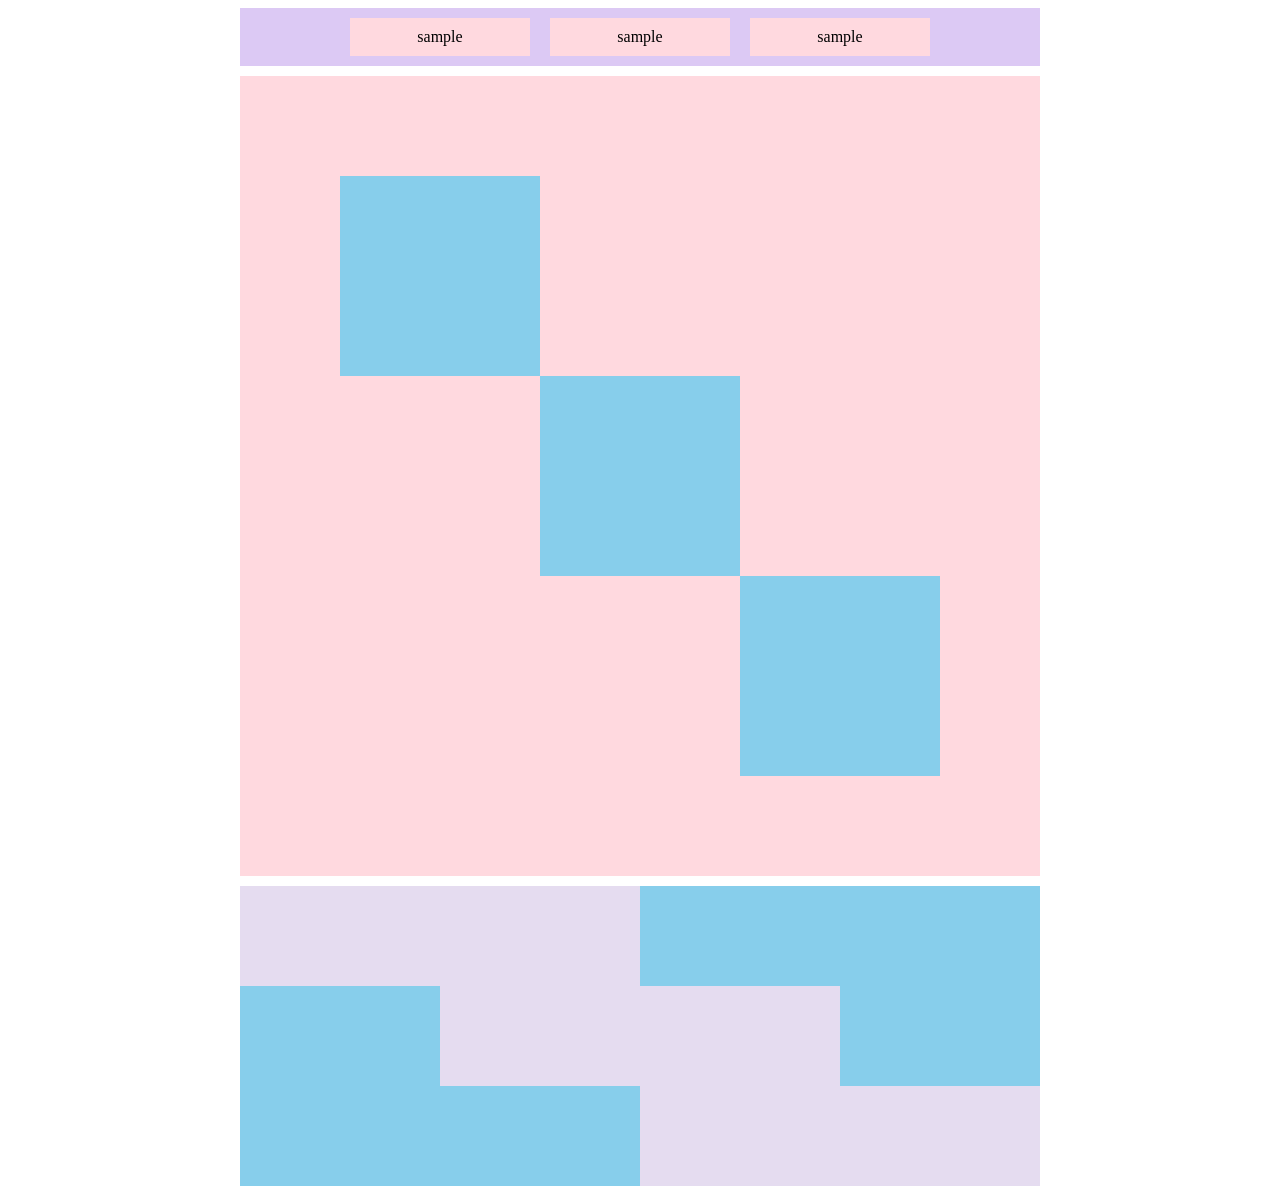
<file: kadai_018/kadai_018.html>
<!DOCTYPE html>
<html>
<head>
  <meta charset="UTF-8">
  <link rel="stylesheet" href="style.css">
  <meta name="description" content="このページは18章の課題です。">
  <title>18章課題</title>
</head>
<body>
  <div id="top">
    <p class="top-child">sample</p>
    <p class="top-child">sample</p>
    <p class="top-child">sample</p>
  </div>
  <div id="middle">
    <div id="middle-child01"></div>
    <div id="middle-child02"></div>
    <div id="middle-child03"></div>
  </div>
  <div id="bottom">
    <div id="bottom-child01"></div>
    <div id="bottom-child02"></div>
    <div id="bottom-child03"></div>
  </div>
</body>
</html>
</file>
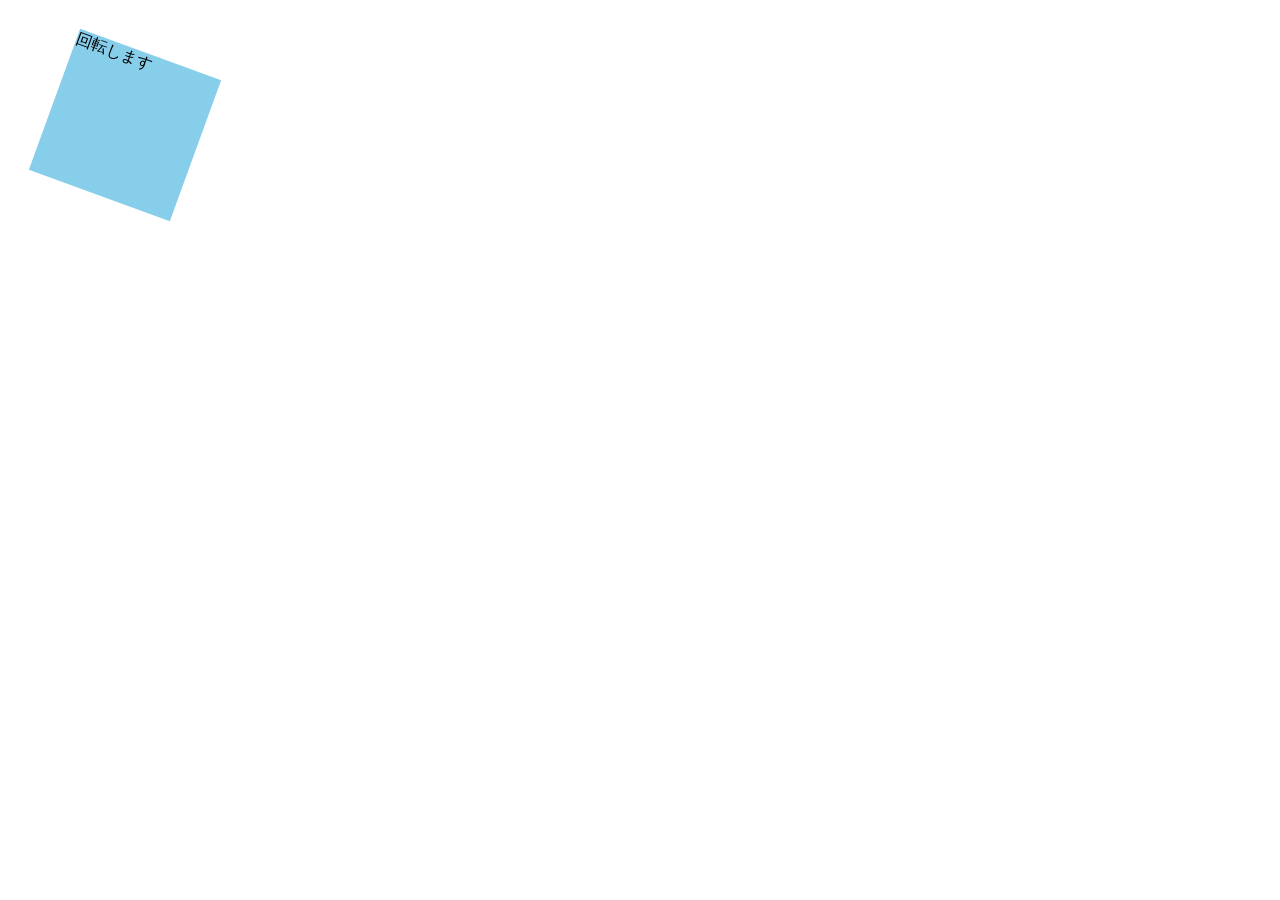
<file: kadai_mdn_css/mdn.html>
<!DOCTYPE html>
<html>

<head>
    <style>
        div {
            position: absolute;
            left: 50px;
            top: 50px;
            width: 150px;
            height: 150px;
            background-color: skyblue;

            /* ▼ このコードを追加します */
            transform: rotate(20deg);
        }
    </style>
</head>

<body>
    <div>
        回転します
    </div>

</body>

</html>
</file>
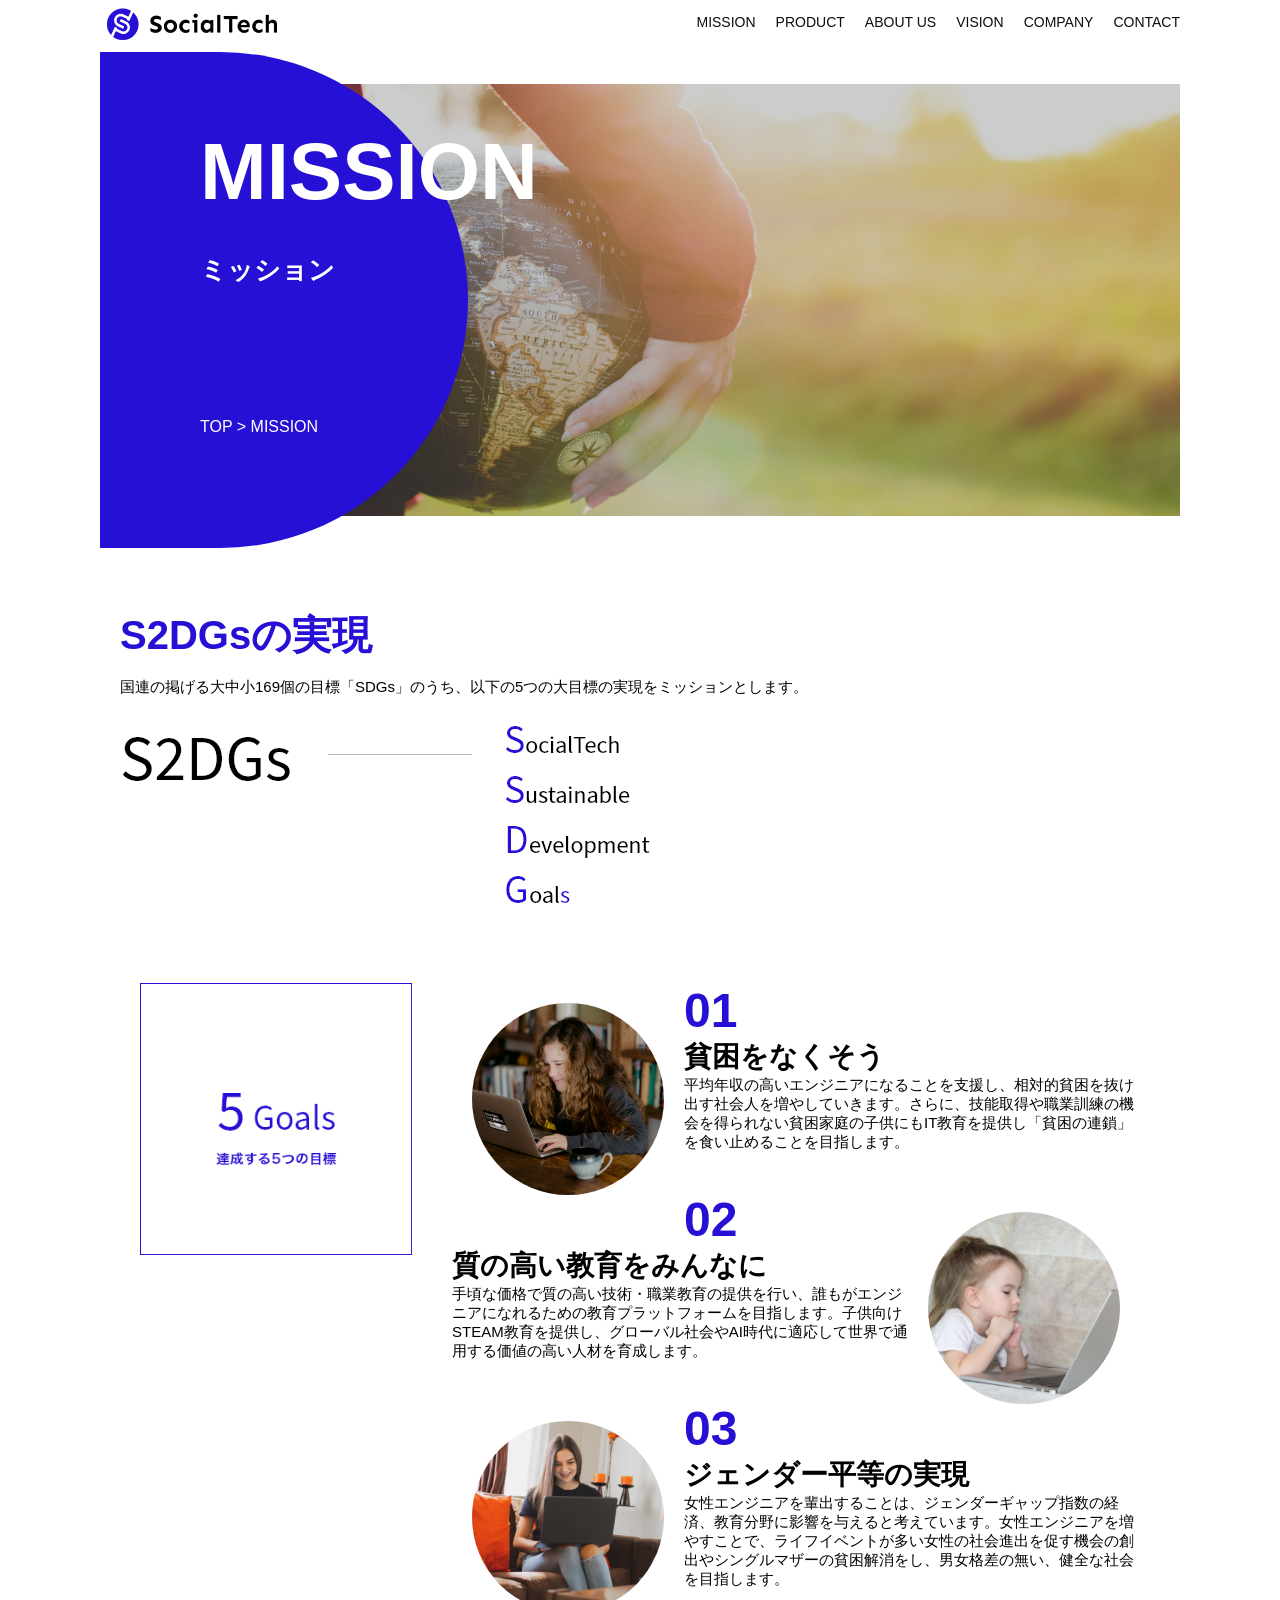
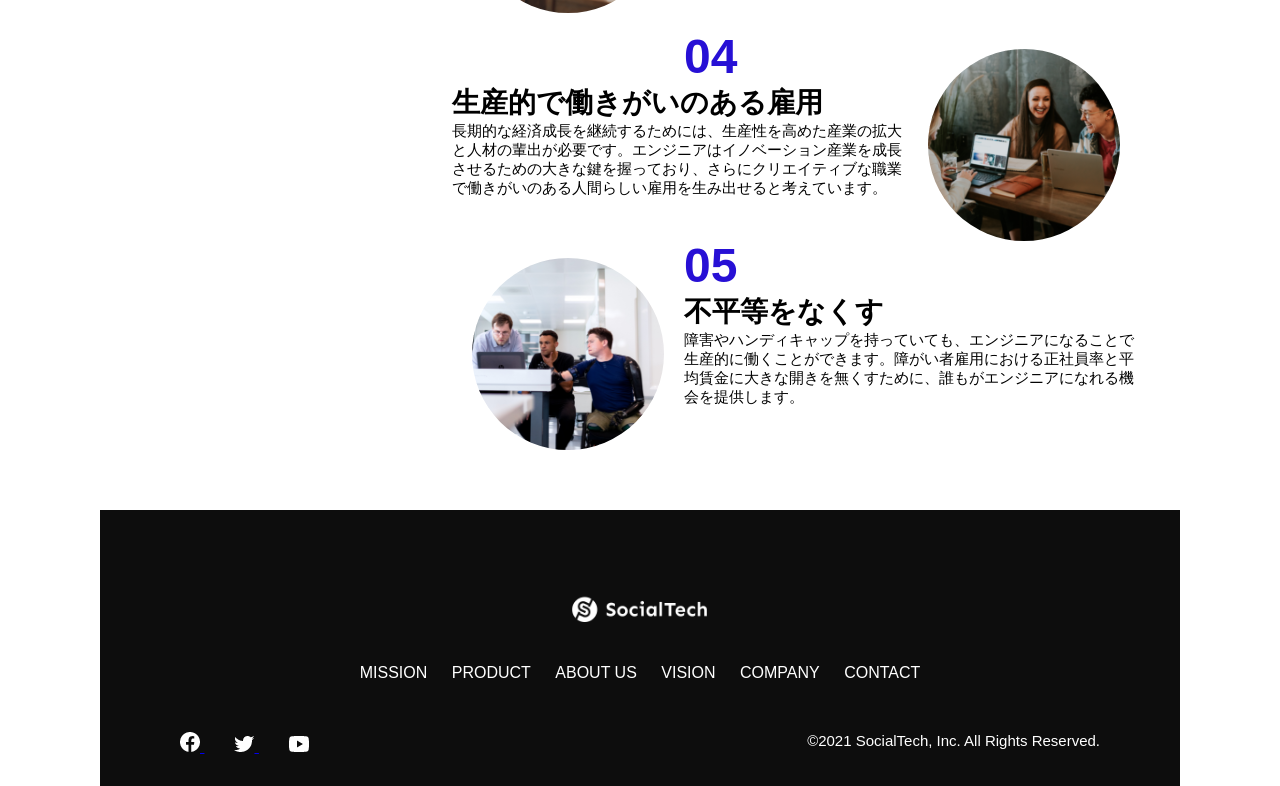
<file: kadai_tutorial_output/mission.html>
<!DOCTYPE html>
<html>

  <head>
    <title>SocialTech - MISSION ミッション -</title>
    <meta charset="utf-8">
    <meta name="description" content="SocialTechが目指す5つの目標（S2DGs）を紹介します">
    <meta name="viewport" content="width=device-width, initial-scale=1.0">
    <link rel="stylesheet" href="style.css">
  </head>

<body>
    <header>

      <a href="index.html" id="logo">
        <img src="images/logo.png" alt="トップページに戻る">
      </a>

      <nav id="nav-pc">
        <ul>
          <li><a href="mission.html">MISSION</a></li>
          <li><a href="product.html">PRODUCT</a></li>
          <li><a href="index.html#aboutus">ABOUT US</a></li>
          <li><a href="index.html#vision">VISION</a></li>
          <li><a href="index.html#company">COMPANY</a></li>
          <li><a href="index.html#contact">CONTACT</a></li>
        </ul>
      </nav>


      <button id="menu-sp" onclick="document.getElementById('nav-sp').style.display = 'block'">
        <img src="images/button-menu.png" alt="ナビゲーションを開く">
      </button>


      <div id="nav-sp">

        <button id="close" onclick="document.getElementById('nav-sp').style.display = 'none'">
          <img src="images/button-close.png" alt="ナビゲーションを閉じる">
        </button>

<nav>
    <ul>
            <li>
              <a id="logo-sp" href="index.html" onclick="document.getElementById('nav-sp').style.display = 'none'"><img src="images/logo-sp.png" alt="トップページに戻る"></a>
            </li>
            <li><a class="menu" href="mission.html" onclick="document.getElementById('nav-sp').style.display = 'none'">MISSION</a></li>
            <li><a class="menu" href="product.html" onclick="document.getElementById('nav-sp').style.display = 'none'">PRODUCT</a></li>
            <li><a class="menu" href="index.html#aboutus" onclick="document.getElementById('nav-sp').style.display = 'none'">ABOUT US</a></li>
            <li><a class="menu" href="index.html#vision" onclick="document.getElementById('nav-sp').style.display = 'none'">VISION</a></li>
            <li><a class="menu" href="index.html#company" onclick="document.getElementById('nav-sp').style.display = 'none'">COMPANY</a></li>
            <li><a class="menu" href="index.html#contact" onclick="document.getElementById('nav-sp').style.display = 'none'">CONTACT</a></li>
    </ul>
</nav>


        <div id="sns">
          <a href="https://www.facebook.com/sejuku2013">
            <img src="images/button-facebook.png" alt="Facebookのリンク">
          </a>
          <a href="https://twitter.com/samuraijuku">
            <img src="images/button-twitter.png" alt="Twitterのリンク">
          </a>
          <a href="https://www.youtube.com/channel/UCCFOQO5aDK0xXam4cUQXT8g">
            <img src="images/button-youtube.png" alt="YouTubeのリンク">
          </a>
        </div>



      </div>



    </header>

<main>

  <article>

        <section id="mission-main">
          <div class="mission-main-inner">
            <div id="mission-title">
              <h1>MISSION<br><span>ミッション</span>
              </h1>
              <p>TOP > MISSION</p>
            </div>
          </div>
        </section>

        <section id="mission-s2dgs">
          <h2 class="mission-h2">S2DGsの実現</h2>
          <p>国連の掲げる大中小169個の目標「SDGs」のうち、以下の5つの大目標の実現をミッションとします。</p>
          <img src="images/mission/mission-s2dgs.png" alt="S2DGs">
        </section>

        <section id="mission-five-goals">
          <div class="five-goals-image">
            <img src="images/mission/mission-5goals.png" alt="5Goals">
          </div>
          <div class="five-goals-read">
            <div>
              <img class="fivegoals-image-left" src="images/mission/mission-5goals01.png" alt="PCを操作する女の子">
              <span class="fivegoals-number">01</span>
              <h3 class="fivegoals-h3">貧困をなくそう</h3>
              <p class="fivegoals-p">平均年収の高いエンジニアになることを支援し、相対的貧困を抜け出す社会人を増やしていきます。さらに、技能取得や職業訓練の機会を得られない貧困家庭の子供にもIT教育を提供し「貧困の連鎖」を食い止めることを目指します。</p>
            </div>
            <div>
              <img class="fivegoals-image-right" src="images/mission/mission-5goals02.png" alt="PCを見つめる小さい女の子">
              <span class="fivegoals-number">02</span>
              <h3 class="fivegoals-h3">質の高い教育をみんなに</h3>
              <p class="fivegoals-p">手頃な価格で質の高い技術・職業教育の提供を行い、誰もがエンジニアになれるための教育プラットフォームを目指します。子供向けSTEAM教育を提供し、グローバル社会やAI時代に適応して世界で通用する価値の高い人材を育成します。</p>
            </div>
            <div>
              <img class="fivegoals-image-left" src="images/mission/mission-5goals03.png" alt="PCを操作する女性">

              <span class="fivegoals-number">03</span>
              <h3 class="fivegoals-h3">ジェンダー平等の実現</h3>
              <p class="fivegoals-p">女性エンジニアを輩出することは、ジェンダーギャップ指数の経済、教育分野に影響を与えると考えています。女性エンジニアを増やすことで、ライフイベントが多い女性の社会進出を促す機会の創出やシングルマザーの貧困解消をし、男女格差の無い、健全な社会を目指します。</p>
            </div>
            <div>
              <img class="fivegoals-image-right" src="images/mission/mission-5goals04.png" alt="笑顔で話し合う3人の男女">
              <span class="fivegoals-number">04</span>
              <h3 class="fivegoals-h3">生産的で働きがいのある雇用</h3>
              <p class="fivegoals-p">長期的な経済成長を継続するためには、生産性を高めた産業の拡大と人材の輩出が必要です。エンジニアはイノベーション産業を成長させるための大きな鍵を握っており、さらにクリエイティブな職業で働きがいのある人間らしい雇用を生み出せると考えています。</p>
            </div>
            <div>
              <img class="fivegoals-image-left" src="images/mission/mission-5goals05.png" alt="障害を持つ男性が生き生きと働く様子">
              <span class="fivegoals-number">05</span>
              <h3 class="fivegoals-h3">不平等をなくす</h3>
              <p class="fivegoals-p">障害やハンディキャップを持っていても、エンジニアになることで生産的に働くことができます。障がい者雇用における正社員率と平均賃金に大きな開きを無くすために、誰もがエンジニアになれる機会を提供します。</p>
            </div>
          </div>
        </section>

  </article>

</main>


    <footer>

      <div id="footer-logo">
        <img src="images/logo-sp.png" alt="SocialTech">
      </div>

      <div id="footer-link">
        <a href="mission.html">MISSION</a>
        <a href="product.html">PRODUCT</a>
        <a href="index.html#aboutus">ABOUT US</a>
        <a href="index.html#vision">VISION</a>
        <a href="index.html#company">COMPANY</a>
        <a href="index.html#contact">CONTACT</a>
      </div>

      <div id="sns-footer">
        <div class="sns-btns">
          <a href="https://www.facebook.com/sejuku2013">
            <img src="images/button-facebook.png" alt="Facebookのリンク">
          </a>
          <a href="https://twitter.com/samuraijuku">
            <img src="images/button-twitter.png" alt="Twitterのリンク">
          </a>
          <a href="https://www.youtube.com/channel/UCCFOQO5aDK0xXam4cUQXT8g">
            <img src="images/button-youtube.png" alt="YouTubeのリンク">
          </a>
        </div>

        <p id="copyright">&copy;2021 SocialTech, Inc. All Rights Reserved.</p>

      </div>

      
    </footer>

</body>
</html>
</file>
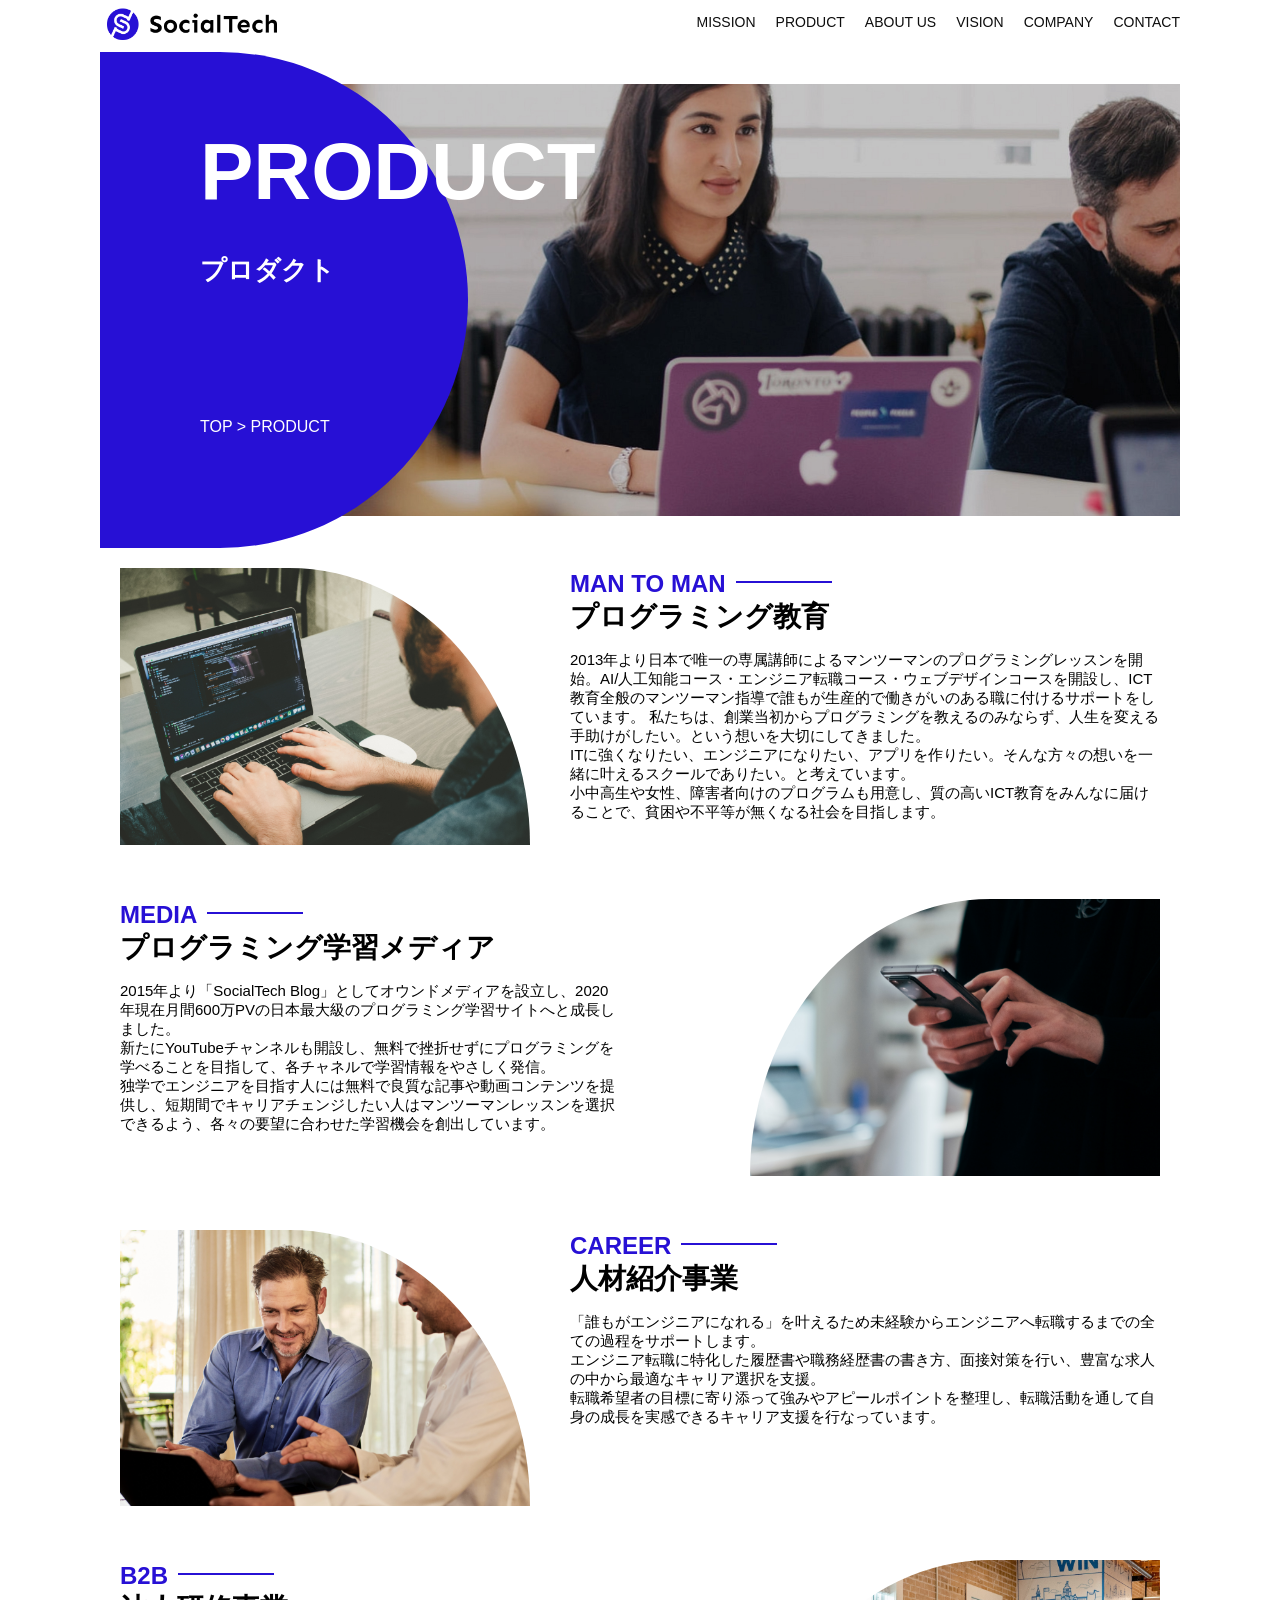
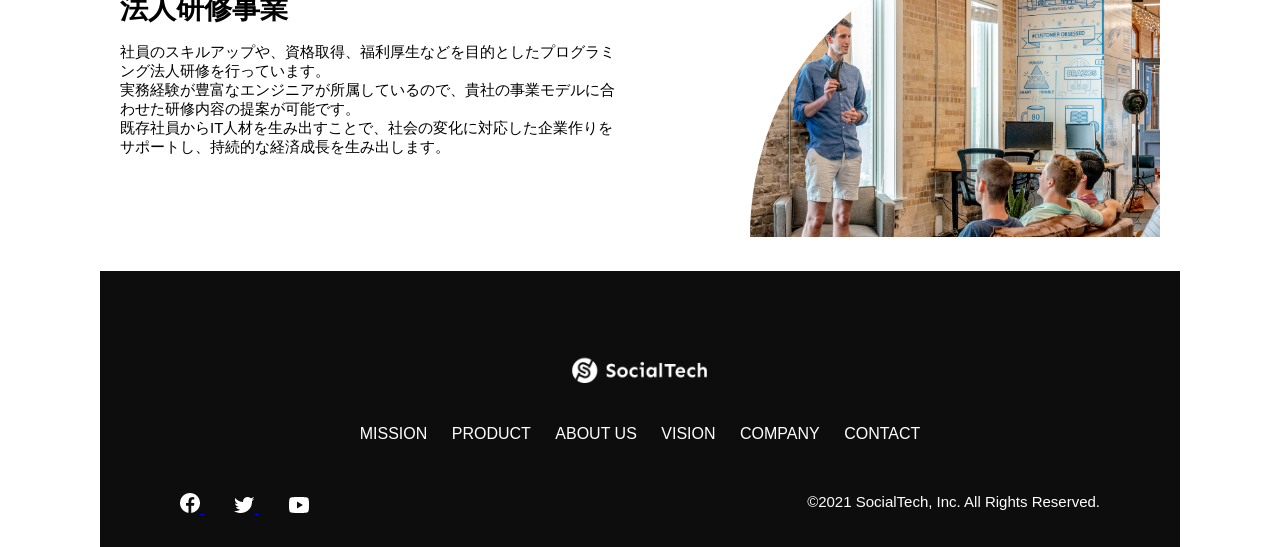
<file: kadai_tutorial_output/product.html>
<!DOCTYPE html>

<html>

  <head>
    <title>SocialTech -PRODUCT プロダクト-</title>
    <meta charset="utf-8">
    <meta name="description" content="SocialTechの4つのプロダクトを紹介します">
    <meta name="viewport" content="width=device-width, initial-scale=1.0">
    <link rel="stylesheet" href="style.css">
  </head>



  <body>
   
    <header>
    
      <a href="index.html" id="logo">
        <img src="images/logo.png" alt="トップページに戻る">
      </a>

    
      <nav id="nav-pc">
        <ul>
          <li><a href="mission.html">MISSION</a></li>
          <li><a href="product.html">PRODUCT</a></li>
          <li><a href="index.html#aboutus">ABOUT US</a></li>
          <li><a href="index.html#vision">VISION</a></li>
          <li><a href="index.html#company">COMPANY</a></li>
          <li><a href="index.html#contact">CONTACT</a></li>
        </ul>
      </nav>


    
      <button id="menu-sp" onclick="document.getElementById('nav-sp').style.display = 'block'">
        <img src="images/button-menu.png" alt="ナビゲーションを開く">
      </button>

     <div id="nav-sp">
        <button id="close" onclick="document.getElementById('nav-sp').style.display = 'none'">
          <img src="images/button-close.png" alt="ナビゲーションを閉じる">
        </button>


        <nav>

          <ul>
            <li>
              <a id="logo-sp" href="index.html" onclick="document.getElementById('nav-sp').style.display = 'none'"><img src="images/logo-sp.png" alt="トップページに戻る"></a>
            </li>
            <li><a class="menu" href="mission.html" onclick="document.getElementById('nav-sp').style.display = 'none'">MISSION</a></li>
            <li><a class="menu" href="product.html" onclick="document.getElementById('nav-sp').style.display = 'none'">PRODUCT</a></li>
            <li><a class="menu" href="index.html#aboutus" onclick="document.getElementById('nav-sp').style.display = 'none'">ABOUT US</a></li>
            <li><a class="menu" href="index.html#vision" onclick="document.getElementById('nav-sp').style.display = 'none'">VISION</a></li>
            <li><a class="menu" href="index.html#company" onclick="document.getElementById('nav-sp').style.display = 'none'">COMPANY</a></li>
            <li><a class="menu" href="index.html#contact" onclick="document.getElementById('nav-sp').style.display = 'none'">CONTACT</a></li>
          </ul>

        </nav>


        <div id="sns">
          <a href="https://www.facebook.com/sejuku2013">
            <img src="images/button-facebook.png" alt="Facebookのリンク">
          </a>
          <a href="https://twitter.com/samuraijuku">
            <img src="images/button-twitter.png" alt="Twitterのリンク">
          </a>
          <a href="https://www.youtube.com/channel/UCCFOQO5aDK0xXam4cUQXT8g">
            <img src="images/button-youtube.png" alt="YouTubeのリンク">
          </a>
        </div>

      </div>


    </header>



    <main>
      <article>
        <section id="product-main">
          <div class="product-main-inner">
            <div id="product-title">
              <h1>PRODUCT<br><span>プロダクト</span></h1>
              <p>TOP > PRODUCT</p>
            </div>
          </div>
        </section>

        <section class="product-section product-section-left">
          <div class="product-section-img">
            <img src="images/product/product-mantoman.png" alt="PCでコードを書く男性">
          </div>
          <div class="product-read">
            <h2 class="product-h2">MAN TO MAN</h2>
            <h3 class="product-h3">プログラミング教育</h3>
            <p>
              2013年より日本で唯一の専属講師によるマンツーマンのプログラミングレッスンを開始。AI/人工知能コース・エンジニア転職コース・ウェブデザインコースを開設し、ICT教育全般のマンツーマン指導で誰もが生産的で働きがいのある職に付けるサポートをしています。 私たちは、創業当初からプログラミングを教えるのみならず、人生を変える手助けがしたい。という想いを大切にしてきました。<br>ITに強くなりたい、エンジニアになりたい、アプリを作りたい。そんな方々の想いを一緒に叶えるスクールでありたい。と考えています。<br>小中高生や女性、障害者向けのプログラムも用意し、質の高いICT教育をみんなに届けることで、貧困や不平等が無くなる社会を目指します。
            </p>
          </div>
        </section>


        <section class="product-section product-section-right">
          <div class="product-read">
            <h2 class="product-h2">MEDIA</h2>
            <h3 class="product-h3">プログラミング学習メディア</h3>
            <p>2015年より「SocialTech Blog」としてオウンドメディアを設立し、2020年現在月間600万PVの日本最大級のプログラミング学習サイトへと成長しました。<br>新たにYouTubeチャンネルも開設し、無料で挫折せずにプログラミングを学べることを目指して、各チャネルで学習情報をやさしく発信。<br>独学でエンジニアを目指す人には無料で良質な記事や動画コンテンツを提供し、短期間でキャリアチェンジしたい人はマンツーマンレッスンを選択できるよう、各々の要望に合わせた学習機会を創出しています。</p>
          </div>
          <div class="product-section-img">
            <img src="images/product/product-media.png" alt="スマートフォンを操作する人">
          </div>
        </section>



        <section class="product-section product-section-left">
          <div class="product-section-img">
            <img src="images/product/product-career.png" alt="笑顔で話し合う2人の男性">
          </div>
          <div class="product-read">
            <h2 class="product-h2">CAREER</h2>
            <h3 class="product-h3">人材紹介事業</h3>
            <p>「誰もがエンジニアになれる」を叶えるため未経験からエンジニアへ転職するまでの全ての過程をサポートします。<br>エンジニア転職に特化した履歴書や職務経歴書の書き方、面接対策を行い、豊富な求人の中から最適なキャリア選択を支援。<br>転職希望者の目標に寄り添って強みやアピールポイントを整理し、転職活動を通して自身の成長を実感できるキャリア支援を行なっています。<br></p>
          </div>
        </section>



        <section class="product-section product-section-right">
          <div class="product-read">
            <h2 class="product-h2">B2B</h2>
            <h3 class="product-h3">法人研修事業</h3>
            <p>社員のスキルアップや、資格取得、福利厚生などを目的としたプログラミング法人研修を行っています。<br>実務経験が豊富なエンジニアが所属しているので、貴社の事業モデルに合わせた研修内容の提案が可能です。<br>既存社員からIT人材を生み出すことで、社会の変化に対応した企業作りをサポートし、持続的な経済成長を生み出します。</p>
          </div>
          <div class="product-section-img">
            <img src="images/product/product-b2b.png" alt="講演中の男性とそれを聴く人々">
          </div>
        </section>

      </article>

    </main>


    <footer>
      <div id="footer-logo">
        <img src="images/logo-sp.png" alt="SocialTech">
      </div>
      <div id="footer-link">
        <a href="mission.html">MISSION</a>
        <a href="product.html">PRODUCT</a>
        <a href="index.html#aboutus">ABOUT US</a>
        <a href="index.html#vision">VISION</a>
        <a href="index.html#company">COMPANY</a>
        <a href="index.html#contact">CONTACT</a>
      </div>
      <div id="sns-footer">
        <div class="sns-btns">
          <a href="https://www.facebook.com/sejuku2013">
            <img src="images/button-facebook.png" alt="Facebookのリンク">
          </a>
          <a href="https://twitter.com/samuraijuku">
            <img src="images/button-twitter.png" alt="Twitterのリンク">
          </a>
          <a href="https://www.youtube.com/channel/UCCFOQO5aDK0xXam4cUQXT8g">
            <img src="images/button-youtube.png" alt="YouTubeのリンク">
          </a>
        </div>
        <p id="copyright">&copy;2021 SocialTech, Inc. All Rights Reserved.</p>
      </div>

    </footer>

    
  </body>

  
</html>
</file>
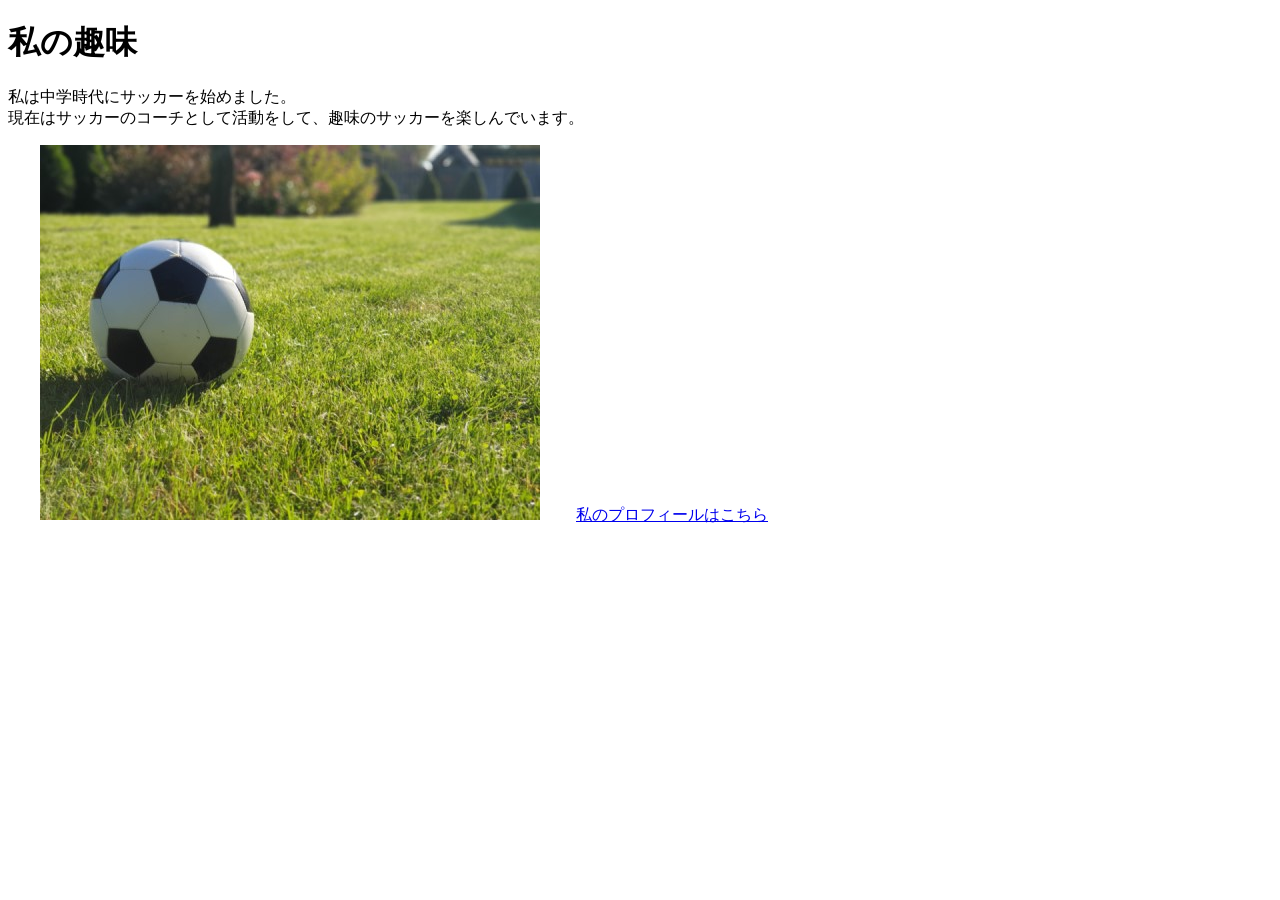
<file: kadai_005/html/kadai_005.html>
<!DOCTYPE html>
<html>
<head>
   <title>5章課題</title>
   <meta name="description" content="このページは5章の課題です。">
   <meta charset="UTF-8">

</head>
<body>

   <h1>私の趣味</h1>
   <p>私は中学時代にサッカーを始めました。<br>
       現在はサッカーのコーチとして活動をして、趣味のサッカーを楽しんでいます。
   </p>
　　<img src="../images/sample.jpg" alt="サッカーをしている様子">

　　<a href="https://x.com/samuraijuku">私のプロフィールはこちら</a>

</body>

</html>
</file>
<file: cat-coffee/style.css>
body { 
  font-family: "Source Sans Pro", "Hiragino Kaku Gothic ProN", Meiryo, Arial, sans-serif; 
  }
p { font-size: 15px; }

body{ 
    max-width: 1080px;   
    margin: 0 auto 0 auto; }

header { 
    display: flex;   
    justify-content: space-between; 
    align-items: center; }

/**ハンバーガーメニューのロゴの感覚の調整**/
#nav-pc > a { 
    text-decoration: none;   
    margin-left: 40px; }

#nav-pc { font-size: 14px; }

#nav-pc > a:hover { 
  text-decoration: underline; 
  color:  #0d0d0d; 
   text-decoration-thickness: 3px; }

#main-visual { 
  position: relative;   
  height: 400px; }

/**コーヒーを入れる画像のサイズ調整**/
#main-visual img { 
  width: 50%;  
  height: auto;  
  display: block; }

#main-message {  
  width: 50%;  
  background-color: #0b4f59;
  color: white;  
  padding: 60px 40px;  
  box-sizing: border-box; 
  border-bottom-right-radius: 120px; }

/**画像を横並びにする**/
#main-visual {  
  display: flex;  
  align-items: stretch; }  

 /**太字にして文字のサイズを60にする**/      
#main-message h1 { 
  font-size: 60px;   
  margin-bottom: 20px;   
  font-weight: 700; }

#main-message p { 
  font-size: 28px; 
  margin: 8px 0; }

/**親要素を position: relative;、前に出したい子要素を position: absolute; z-index: 10;にする**/

#main-visual img { margin-left: auto; }
#main-message { position: absolute; 
                top: 0; 
                left: 0; 
                z-index: 10; 
                }
</file>
<file: kadai_001/css/style.css>
* {
  box-sizing: border-box;
}

body {
  padding: 0px;
  margin: 0px;
  font-family: "Noto Sans JP", sans-serif;
  font-size: 18px;
}

p {
  margin: 0;
}

/* ヘッダー */
.header-inner {
  display: flex;
  flex-wrap: wrap;
  justify-content: space-between;
  align-items: center;
  margin: 20px auto;
  max-width: 960px;
}

.header-inner a {
  color: black;
  font-weight: bold;
  text-decoration: none;
}

/* MyProfileの見出し部分 */
h1 {
  margin: 0 0 0 20px;
  font-size: 34px;
  border: 1px solid black;
  padding: 0px 20px;
}

.home {
  text-decoration: none;
}

/* ナビゲーションメニュー */
nav .menu {
  display: flex;
  padding-left: 0;
}

nav li {
  margin: 0 20px;
  list-style: none;
}

nav a {
  font-size: 34px;
}

h2 {
  margin: 0;
  padding: 60px 0 40px;
  text-align: center;
  font-size: 34px;
}

p,
li {
  font-size: 18px;
}

/* 画像 */
img {
  margin: 0 auto;
  width: 100%;
}

/* About */
.about-inner {
  padding: 10px;
  display: flex;
  flex-wrap: wrap;
  align-items: center;
  margin: 20px auto;
  max-width: 960px;
}

/* 名前 */
.name {
  font-size: 24px;
  font-weight: bold;
}

/* 丸く切り取る画像 */
.circle {
  border-radius: 50%;
  width: 280px;
  height: 280px;
}

/* プロフィールの説明部分 */
.content {
  margin: 0 auto;
  padding: 0 20px;
}

/* Works */
.works-inner {
  display: flex;
  flex-wrap: wrap;
  justify-content: center;
  margin: 0 auto;
  max-width: 960px;
}

/* Worksの画像と説明部分 */
.item {
  margin: 0 10px;
  padding-bottom: 60px;
  width: 25%;
}

/* フッター */
footer p {
  text-align: center;
  padding-bottom: 20px;
}

/* 横幅が767pxまでの場合 */
@media (max-width: 767px) {
  h1 {
    font-size: 28px;
  }
  
  h2 {
    padding: 30px 0 20px;
    font-size: 28px;
  }

  nav li {
    margin: 0 10px;
  }

  nav a {
    font-size: 21px;
  }

  .item {
    width: 100%;
    text-align: center;
    padding-bottom: 40px;
  }
}
</file>
<file: kadai_tutorial_output/style.css>
* {
  box-sizing: border-box;
}

p {
  font-size: 15px;
}

body {
  max-width: 1080px;
  margin: 0 auto 0 auto;
  font-family: "Source Sans Pro", "Hiragino Kaku Gothic ProN", Meiryo, Arial, sans-serif;
}
  
header {
  display: flex;
  justify-content: space-between;
}

#nav-pc {
  font-size: 14px;
}

#nav-pc ul {
  display: flex;
  padding-left: 0;
}

#nav-pc li {
  list-style: none;
}

#nav-pc a {
  text-decoration: none;
  margin-left: 20px;
  color: #0d0d0d;
}

#nav-pc a:hover {
  text-decoration: underline;
}

#nav-sp,
#menu-sp {
  display: none;
}

#main-visual {
  position: relative;
  height: 400px;
}

#main-message {
  position: absolute;
  top: 0;
  left: 0;
  background-color: #2710d5;
  color: #ffffff;
  border-radius: 0 0 476px 0;
  max-width: 620px;
  height: 100%;
  width: 100%;
  z-index: 11;
}

#main-message h1 {
  font-size: 60px;
  margin: 100px 0 0 50px;
}

#main-message > p {
  font-size: 28px;
  margin: 0 0 0 50px;
}

#main-visual > img {
  max-width: 620px;
  border-radius: 476px 0 0 0;
  position: absolute;
  top: 0;
  right: 0;
  z-index: 10;
}

h2 {
  margin: 40px 0 0 0;
}

h2::after {
  content: url("images/line.png");
  margin-left: 10px;
}

h3 {
  font-size: 27px;
}

#mission {
  margin: 80px auto 80px auto;
}

#mission-flex {
  display: flex;
}

#mission-flex > div {
  width: 50%;
  margin: 20px;
}

#mission-photo {
  width: 100%;
}

#s2dgs {
  margin-top: 50px;
  width: 100%;
}

#product {
  background-color: #fafafa;
  margin: 80px 0 80px 0;
  padding: 10px 40px 0px 40px;
}

#product .product-flex {
  margin-top: 40px;
  display: flex;
}

#product-left {
  width: 50%;
  margin-right: 20px;
}

#product-right {
  width: 50%;
  margin-left: 20px;
  margin-top: 80px;
}

#product-left > div {
  position: relative;
  height: 480px;
  margin-right: 20px;
}

#product-right > div {
  position: relative;
  height: 480px;
  margin-left: 20px;
}

.product-photo {
  width: 100%;
}

.product-explain {
  background-color: #ffffff;
  position: absolute;
  left: 0;
  bottom: 50px;
  margin: 0 40px 0 40px;
  padding: 20px;
  box-shadow: 5px 5px 10px rgba(0, 0, 0, 0.05);
}

.product-explain > span {
  color: #2710d5;
  font-weight: bold;
  font-size: 16px;
  margin: 0px;
}

.product-explain > h3 {
  margin: 5px 0 5px 0;
}

.product-explain > p {
  font-size: 14px;
  margin: 0;
}

#product-more {
  text-align: center;
}

#product-more a {
  position: relative;
  bottom: -42px;
}

#aboutus {
  margin: 80px auto 80px auto;
}

#aboutus > div {
  display: flex;
}

.culture-img {
  width: 50%;
  align-self: flex-start;
}

.culture-img2 {
  margin-top: 50px;
  width: 100%;
}

.culture-table {
  margin-right: 50px;
}

.culture-num {
  font-size: 80px;
  color: #2710d5;
  padding: 0 20px 0 0;
}

.culture-table th {
  text-align: left;
  font-size: 28px;
  font-weight: bold;
}

.culture-en {
  color: #2710d5;
  font-size: 24px;
}

.culture-description {
  margin: 0;
}

#vision {
  margin: 80px auto 80px auto;
}

#vision > div {
  display: flex;
  justify-content: space-between;
  flex-wrap: wrap;
}

.vision-box {
  width: 300px;
  height: 300px;
  margin-bottom: 30px;
  position: relative;
}

.vision-box > img {
  width: 100%;
  position: relative;
  z-index: 30;
}

.vision-box > div {
  position: absolute;
  top: 0;
  left: 0;
  z-index: 31;
  margin-right: 20px;
}

.vision-box > div > h4 {
  color: #2710d5;
  font-size: 19px;
  margin: 80px 0 0 0;
}

.vision-box > div > h4::first-letter {
  font-size: 40px;
}

.vision-box > div > h5 {
  font-size: 20px;
  margin: 0 0 0 0;
}

.vision-box > div > p {
  margin: 10px 0 0 0;
}

#company {
  margin: 80px auto 80px auto;
}

#company-table {
  width: 100%;
}

.tableheader {
  text-align: left;
  padding: 20px;
  border-bottom-color: #2710d5;
  border-bottom-width: 1px;
  border-bottom-style: solid;
  width: 100px;
}

.tableheader-first {
  border-top-color: #2710d5;
  border-top-width: 1px;
  border-top-style: solid;
}

.cell {
  padding: 30px;
  border-bottom-color: #ececec;
  border-bottom-width: 1px;
  border-bottom-style: solid;
}

.cell-first {
  border-top-color: #ececec;
  border-top-width: 1px;
  border-top-style: solid;
}

#company > iframe {
  width: 100%;
  height: 368px;
  margin-top: 40px;
}

#contact {
  margin: 80px auto 80px auto;
}

#contact > form > div {
  display: flex;
  flex-direction: row;
  flex-wrap: wrap;
  padding-bottom: 30px;
}

.contact-heading {
  width: 240px;
  align-self: center;
}

.contact-label {
  font-weight: bold;
}

.contact-span {
  color: #ce2222;
  margin: 0 0 0 20px;
  font-weight: bold;
}

.contact-textbox {
  border-top: 0px;
  border-left: 0px;
  border-right: 0px;
  border-bottom-width: 1px;
  border-bottom-color: #707070;
  border-style: solid;
  background-color: #fafafa;
  height: 56px;
  width: 400px;
}

.contact-textarea {
  border-top: 0px;
  border-left: 0px;
  border-right: 0px;
  border-bottom-width: 1px;
  border-bottom-color: #707070;
  background-color: #fafafa;
  width: 400px;
  height: 200px;
}

#contact dt {
  font-weight: bold;
}

#contact dd {
  margin: 0 0 16px 0;
}

#contact dd p {
  margin: 0;
}

#contact dd ul {
  padding-left: 0;
}

#contact dd li {
  margin-bottom: 0;
  list-style: none;
}

footer {
  background-color: #0d0d0d;
  text-align: center;
  padding: 80px 80px 30px 80px;
}

#footer-logo {
  margin-bottom: 30px;
}

#footer-link {
  margin-bottom: 50px;
}

#footer-link > a {
  text-decoration: none;
  margin: 10px;
  color: #ffffff;
}

#footer-link > a:hover {
  text-decoration: underline;
}

#sns-footer {
  display: flex;
  justify-content: space-between;
}

#sns-footer a {
  margin-right: 30px;
}

#copyright {
  color: #ffffff;
  margin: 0;
}

.mission-main-inner {
  background-image: url("images/mission/mission-main.png");
  background-repeat: no-repeat;
  background-position-y: center;
}

#mission-title {
  background-color: #2710d5;
  width: 368px;
  color: #ffffff;
  height: 496px;
  border-radius: 0 248px 248px 0;
  position: relative;
}

#mission-title h1 {
  position: absolute;
  top: 0;
  left: 100px;
  font-size: 80px;
  line-height: 1;
}

#mission-title h1 span {
  font-size: 26px;
}

#mission-title > p {
  position: absolute;
  top: 350px;
  left: 100px;
  font-size: 16px;
}

#mission-s2dgs {
  padding: 20px;
}

.mission-h2 {
  color: #2710d5;
  font-size: 40px;
}

.mission-h2::after {
  content: none;
}

#mission-five-goals {
  padding: 20px;
  display: flex;
}

#mission-five-goals .five-goals-image {
  width: 30%;
  padding: 20px;
}

#mission-five-goals .five-goals-image img {
  width: 100%;
}

#mission-five-goals .five-goals-read {
  width: 70%;
  padding: 20px;
}

#mission-five-goals .five-goals-read > div {
  margin-bottom: 40px;
}

.fivegoals-image-right {
  float: right;
  margin: 20px;
}

.fivegoals-image-left {
  float: left;
  margin: 20px;
}

.fivegoals-number {
  color: #2710d5;
  font-size: 48px;
  font-weight: bold;
  margin: 0;
}

.fivegoals-h3 {
  font-size: 28px;
  margin: 0;
}

.fivegoals-p {
  margin: 0;
}

.product-main-inner {
  background-image: url("images/product/product-main.png");
  background-repeat: no-repeat;
  background-position-y: center;
}

#product-title {
  background-color: #2710d5;
  width: 368px;
  color: #ffffff;
  height: 496px;
  border-radius: 0 248px 248px 0;
  position: relative;
}

#product-title h1 {
  position: absolute;
  top: 0;
  left: 100px;
  font-size: 80px;
  line-height: 1;
}

#product-title h1 span {
  font-size: 26px;
}

#product-title > p {
  position: absolute;
  top: 350px;
  left: 100px;
  font-size: 16px;
}

.product-section {
  display: flex;
  padding: 20px 20px 0;
}

.product-section .product-section-img {
  width: 450px;
}

.product-section-left .product-section-img img {
  width: 100%;
  padding: 0 40px 30px 0;
  border-radius: 0 432px 0 0;
}

.product-section-left .product-read {
  width: 50%;
  flex-grow: 1;
}

.product-section-left .product-read p {
  margin-bottom: 0;
}

.product-section-right {
  justify-content: space-between;
}

.product-section-right .product-section-img img {
  width: 100%;
  padding: 0 0 30px 40px;
  border-radius: 432px 0 0 0;
}

.product-section-right .product-read {
  width: 500px;
}

.product-h2 {
  color: #2710d5;
  font-size: 24px;
  margin: 0;
}

.product-h3 {
  font-size: 28px;
  margin: 0;
}

@media screen and (max-width: 767px) {
  #nav-pc {
    display: none;
  }

  #menu-sp {
    display: block;
    background-color: transparent;
    float: right;
    padding: 0;
    border: none;
  }

  #nav-sp {
    background-color: #2710d5;
    position: fixed;
    left: 0;
    top: 0;
    height: 100%;
    width: 100%;
    display: none;
    z-index: 100;
  }

  #close {
    position: absolute;
    top: 20px;
    right: 20px;
    background-color: transparent;
    border: none;
  }

  #nav-sp nav ul {
    padding-left: 0;
  }

  #nav-sp nav li {
    list-style: none;
  }

  #logo-sp {
    margin: 80px 0 30px 20px;
  }

  #nav-sp nav a {
    display: block;
    color: #ffffff;
  }

  #nav-sp nav a:hover {
    text-decoration: underline;
  }

  #nav-sp .menu {
    text-decoration: none;
    margin: 0 20px 0 20px;
    height: 44px;
    font-size: 16px;
    background-image: url("images/arrow.png");
    background-repeat: no-repeat;
    background-position: right top;
  }

  #sns {
    position: absolute;
    bottom: 20px;
    left: 20px;
  }

  #sns > a {
    margin-right: 30px;
  }

  #main-visual {
    position: relative;
    height: 470px;
  }

  #main-visual > div {
    text-align: center;
    height: 280px;
  }

  #main-visual h1 {
    font-size: 28px;
    margin: 90px 0 0 0;
  }

  #main-visual > div > p {
    margin: 0;
    font-size: 15px;
  }

  #main-visual > img {
    width: 100%;
    border-radius: 476px 0 0 0;
    top: auto;
    bottom: 0;
  }

  h2 {
    margin: 15px 0 15px 0;
  }
  
  h3 {
    font-size: 24px;
    margin: 10px 0 0 0;
  }

  #mission {
    margin: 20px 0 20px 0;
    padding: 0 20px 0 20px;
  }

  #mission-flex {
    flex-direction: column;
  }

  #mission-flex > div {
  width: 100%;
  margin: 0;
}

  #product {
    margin: 0;
    padding: 10px 20px 0 20px;
  }

  #product .product-flex {
    flex-direction: column;
    margin-top: 0;
  }

  #product-left,
  #product-right {
    width: 100%;;
    margin: 0;
  }

  #product-left > div,
  #product-right > div {
    height: auto;
    margin: 0;
  }

  .product-explain {
    position: relative;
    margin: 0;
  }

  .product-explain > h3 {
    margin: 10px 0 10px 0;
    font-size: 24px;
  }

  #product-more {
    text-align: left;
  }

  #aboutus {
    margin: 80px 20px 80px 20px;
  }

  #aboutus > div {
    flex-direction: column;
  }

  .culture-table th {
    font-size: 16px;
  }

  .culture-table {
    margin-right: 0;
    padding-right: 20px;
    order: 2;
  }

  .culture-img {
    width: 100%;
    order: 1;
  }

  .culture-img2 {
    margin-top: 0;
  }

  .culture-num {
    padding: 0;
  }

  .culture-description {
    margin: 0;
  }

  #vision {
    margin: 80px 20px 80px 20px;
  }

  .vision-box > img {
    position: absolute;
    top: 0;
    left: 0;
  }

  .vision-box > div > h4 {
    margin: 60px 0 0 0;
  }

  #company {
    margin: 0 20px 0 20px;
  }

  #company > h3 {
    margin-bottom: 20px;
  }

  .tableheader {
    width: 50px;
  }

  .cell {
    padding: 20px;
  }

  #company > iframe {
    height: 240px;
  }

  #contact {
    margin: 80px 20px 80px 20px;
  }

  #contact > h3 {
    margin-bottom: 20px;
  }

  #contact > form > div {
    flex-direction: column;
    margin-bottom: 20px;
  }

  .contact-heading {
    align-self: auto;
    margin-bottom: 20px;
  }

  .contact-textbox {
    min-width: 300px;
    width: 100%;
  }

  .contact-textarea {
    height: 150px;
    width: 100%;
  }

  .radiobutton {
    margin-bottom: 20px;
  }

  footer {
    padding: 30px 20px 50px 20px;
    text-align: left;
  }

  #footer-link > a {
    margin: 0 20px 30px 0;
    display: block;
    background-image: url("images/arrow.png");
    background-repeat: no-repeat;
    background-position: right top;
  }

  #footer-link > a:hover {
    text-decoration: underline;
  }

  #sns-footer {
    flex-direction: column;
    justify-content: flex-start;
  }

  #copyright {
    font-size: 12px;
    margin-top: 30px;
  }

  #mission-main {
    height: 256px;
    margin-top: 4%;
    position: relative;
  }

  .mission-main-inner {
    height: 80%;
    background-size: cover;
  }

  #mission-title {
    width: 136px;
    height: 256px;
    position: absolute;
    top: -10%;
  }

  #mission-title h1 {
    left: 20px;
    font-size: 40px;
  }

  #mission-title h1 span {
    font-size: 18px;
  }

  #mission-title > p {
    top: 180px;
    left: 20px;
    font-size: 13px;
  }

  .mission-h2 {
    font-size: 38px;
    margin: 0px;
  }

  .mission-h2::after {
    content: none;
  }

  #mission-s2dgs > img {
    width: 100%;
  }

  #mission-five-goals {
    flex-direction: column;
  }

  #mission-five-goals > div {
    padding: 0;
  }

  #mission-five-goals .five-goals-image,
  #mission-five-goals .five-goals-read {
    width: 100%;
    padding: 0;
  }

  #mission-five-goals .five-goals-read > div {
    display: flex;
    flex-direction: column;
  }

  .fivegoals-image-right,
  .fivegoals-image-left {
    align-self: center;
  }

  #product-main {
    height: 256px;
    margin-top: 4%;
    position: relative;
  }

  .product-main-inner {
    height: 80%;
    background-size: cover;
  }

  #product-title {
    width: 136px;
    height: 256px;
    position: absolute;
    top: -10%;
  }
  
  #product-title h1 {
    left: 20px;
    font-size: 40px;
  }

  #product-title h1 span {
    font-size: 18px;
  }

  #product-title > p {
    top: 180px;
    left: 20px;
    font-size: 13px;
  }


  .product-section {
    flex-direction: column;
  }

  .product-section .product-section-img {
    width: 100%;
  }
  
  .product-section .product-section-img img {
    width: 100%;
    padding: 0;
  }


  .product-section-left .product-section-img img {
    border-radius: 0 300px 0 0;
  }

  .product-section-left .product-read {
    width: 100%;
    flex-grow: 1;
  }


  .product-section-right .product-section-img img {
    order: 1;
    border-radius: 300px 0 0 0;
  }

  .product-section-right .product-read {
    order: 2;
    width: 100%;
  }

}
</file>
<file: kadai_015/style.css>
.pink { color: rgb(255, 192, 203)}
.blue { color: skyblue;}
#basic > p { font-weight: bold;}

body { text-align: center;
       font-family: Arial, "Meiryo", sans-serif;
      }

html { font-size: 20px;}
h1 { font-size: 2rem;}

h1 { font-family: 'Josefin Sans', sans-serif; }

h1 { line-height: 4.5;
  letter-spacing: 1.2em;}

h1 { text-decoration: underline;
      text-decoration-thickness: 3px;
      text-underline-offset: 8px;
      text-decoration-color: rgb(115, 115, 114);
}
h1{ text-shadow: 3px 3px 5px gray;}

#basic { text-align: center;
      font-family: Arial, sans-serif;
}
.blue { text-align: center;
      font-family: Arial, sans-serif;
}
</file>
<file: kadai_018/style.css>
#top { width: 800px; 
        background-color:  #dcc9f4;
        display: flex;
        justify-content: center;
        margin: 0px auto;
}
.top-child {
    width: 20%;
    background-color: #ffd9df;
    padding: 10px;
    margin: 10px;
    text-align: center;
}
#middle { position: relative;
          width: 800px;
          height: 800px;
          background-color: #ffd9df;
          
          margin: 10px auto;
          }
#middle-child01 { position: absolute;
                  background-color: #87ceeb;
                  width: 200px;
                  height: 200px;
                  }
#middle-child01 { top: 100px; left: 100px; }

 #middle-child02 { position: absolute;
                  background-color: #87ceeb;
                  width: 200px;
                  height: 200px;
                  }
 #middle-child02 { top: 300px; left: 300px; }

 #middle-child03 { position: absolute;
                  background-color: #87ceeb;
                  width: 200px;
                  height: 200px;
                  }
#middle-child03 {top: 500px; left: 500px; }

#bottom { width: 800px;
          height: 300px;
          margin: 0 auto;
          background-color:#87ceeb;
}




#bottom-child01 { width: 400px;    height: 100px;
    background-color: #e5dcf0;
}

#bottom-child02 { width: 400px;    height: 100px; }
#bottom-child02 { position: relative; left: 200px;
    background-color: #e5dcf0;
}

#bottom-child03 { width: 400px;    height: 100px; }
#bottom-child03 { position: relative; left: 400px;
    background-color: #e5dcf0;
}
</file>
